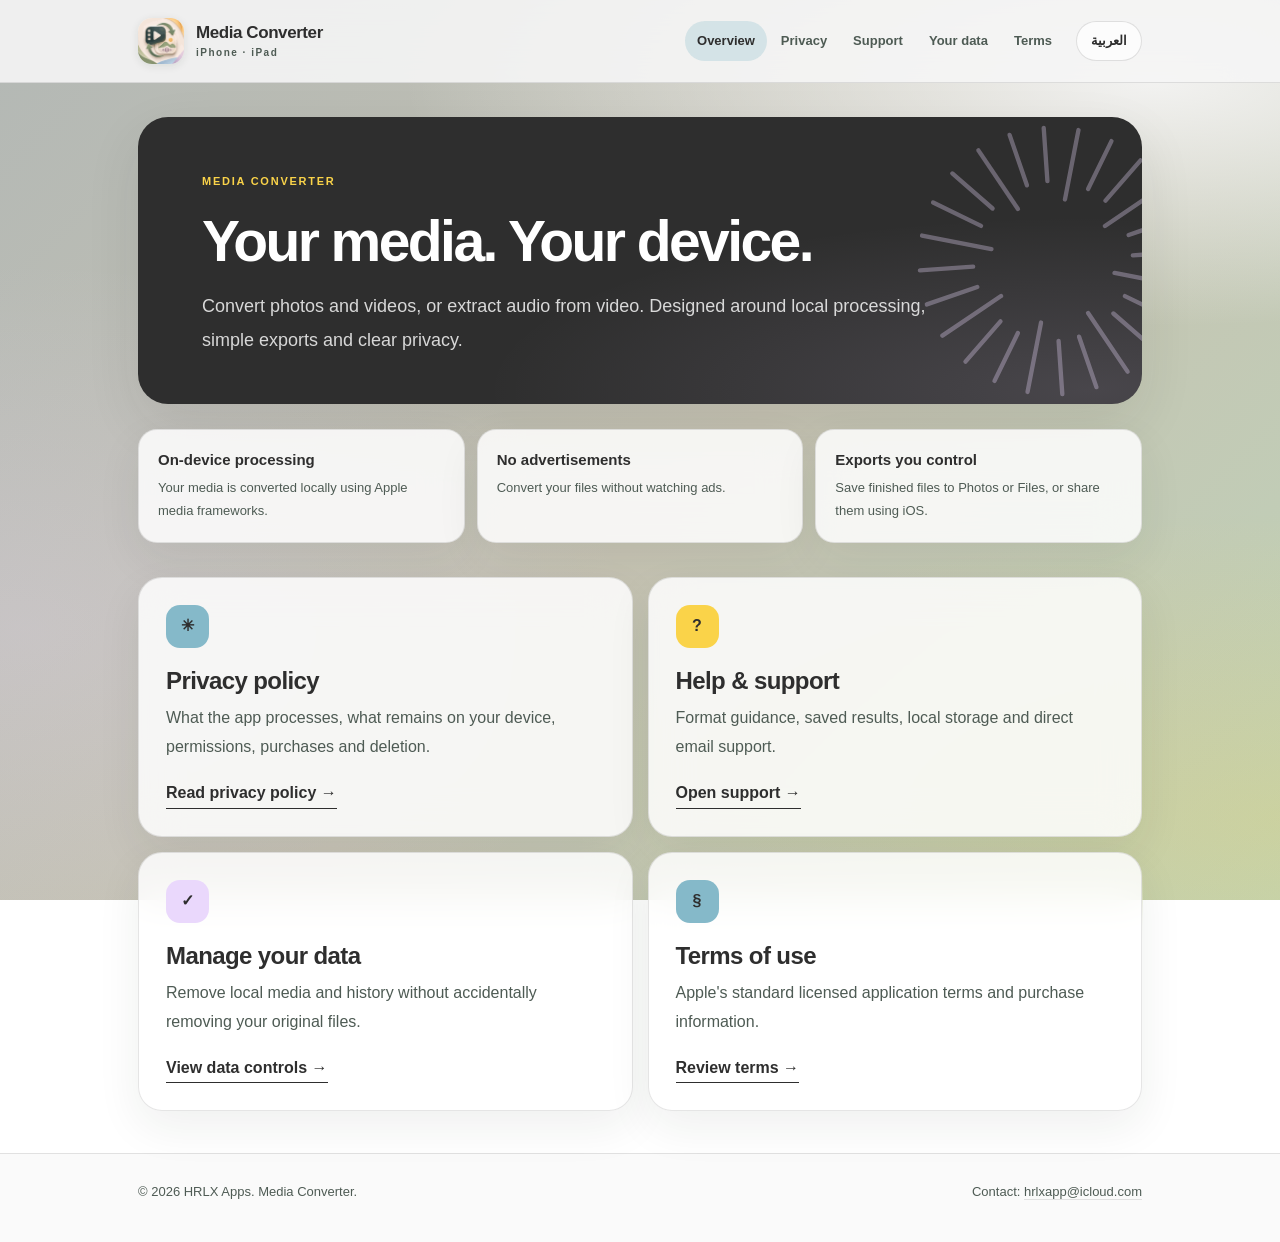
<file: index.html>
<!doctype html>
<html lang="en" dir="ltr">
<head>
<meta charset="utf-8">
<meta name="viewport" content="width=device-width, initial-scale=1">
<meta name="color-scheme" content="light dark">
<meta name="description" content="Convert photos and videos, or extract audio from video. Designed around local processing, simple exports and clear privacy.">
<meta name="theme-color" content="#b3b8b5">
<title>Media Converter | Media Converter</title>
<link rel="stylesheet" href="style.css">
<link rel="alternate" hreflang="ar" href="ar/index.html">
<link rel="icon" type="image/png" href="assets/favicon.png">
</head>
<body dir="ltr">
<a class="mini" href="#main" style="position:absolute;top:-100px" onfocus="this.style.top='4px'" onblur="this.style.top='-100px'">Skip to content</a>
<header class="site-header"><div class="shell top">
<a class="brand" href="index.html" aria-label="Home"><span class="brand-icon" aria-hidden="true"><img src="assets/media-converter-icon.png" width="46" height="46" alt=""></span><span class="brand-word"><strong>Media Converter</strong><small>iPhone · iPad</small></span></a>
<div class="header-actions"><nav class="nav" aria-label="Main navigation"><a href="index.html" aria-current="page">Overview</a><a href="privacy.html">Privacy</a><a href="support.html">Support</a><a href="data.html">Your data</a><a href="terms.html">Terms</a></nav><a class="language" href="ar/index.html" lang="ar" hreflang="ar">العربية</a></div>
</div></header>
<main class="shell" id="main">
<div class="hero"><span class="eyebrow">MEDIA CONVERTER</span><h1 class="title">Your media. Your device.</h1><p class="lead">Convert photos and videos, or extract audio from video. Designed around local processing, simple exports and clear privacy.</p></div>

<div class="note-list"><div class="note"><strong>On-device processing</strong><span>Your media is converted locally using Apple media frameworks.</span></div><div class="note"><strong>No advertisements</strong><span>Convert your files without watching ads.</span></div><div class="note"><strong>Exports you control</strong><span>Save finished files to Photos or Files, or share them using iOS.</span></div></div>
<div class="grid">
<article class="card"><span class="token" aria-hidden="true">✳</span><h2>Privacy policy</h2><p>What the app processes, what remains on your device, permissions, purchases and deletion.</p><a class="more" href="privacy.html">Read privacy policy →</a></article>
<article class="card"><span class="token" aria-hidden="true">?</span><h2>Help &amp; support</h2><p>Format guidance, saved results, local storage and direct email support.</p><a class="more" href="support.html">Open support →</a></article>
<article class="card"><span class="token" aria-hidden="true">✓</span><h2>Manage your data</h2><p>Remove local media and history without accidentally removing your original files.</p><a class="more" href="data.html">View data controls →</a></article>
<article class="card"><span class="token" aria-hidden="true">§</span><h2>Terms of use</h2><p>Apple's standard licensed application terms and purchase information.</p><a class="more" href="terms.html">Review terms →</a></article>
</div>
</main>
<footer class="foot"><div class="shell foot-row"><span>© 2026 HRLX Apps. Media Converter.</span><span>Contact: <a href="mailto:hrlxapp@icloud.com">hrlxapp@icloud.com</a></span></div></footer>
</body></html>
</file>
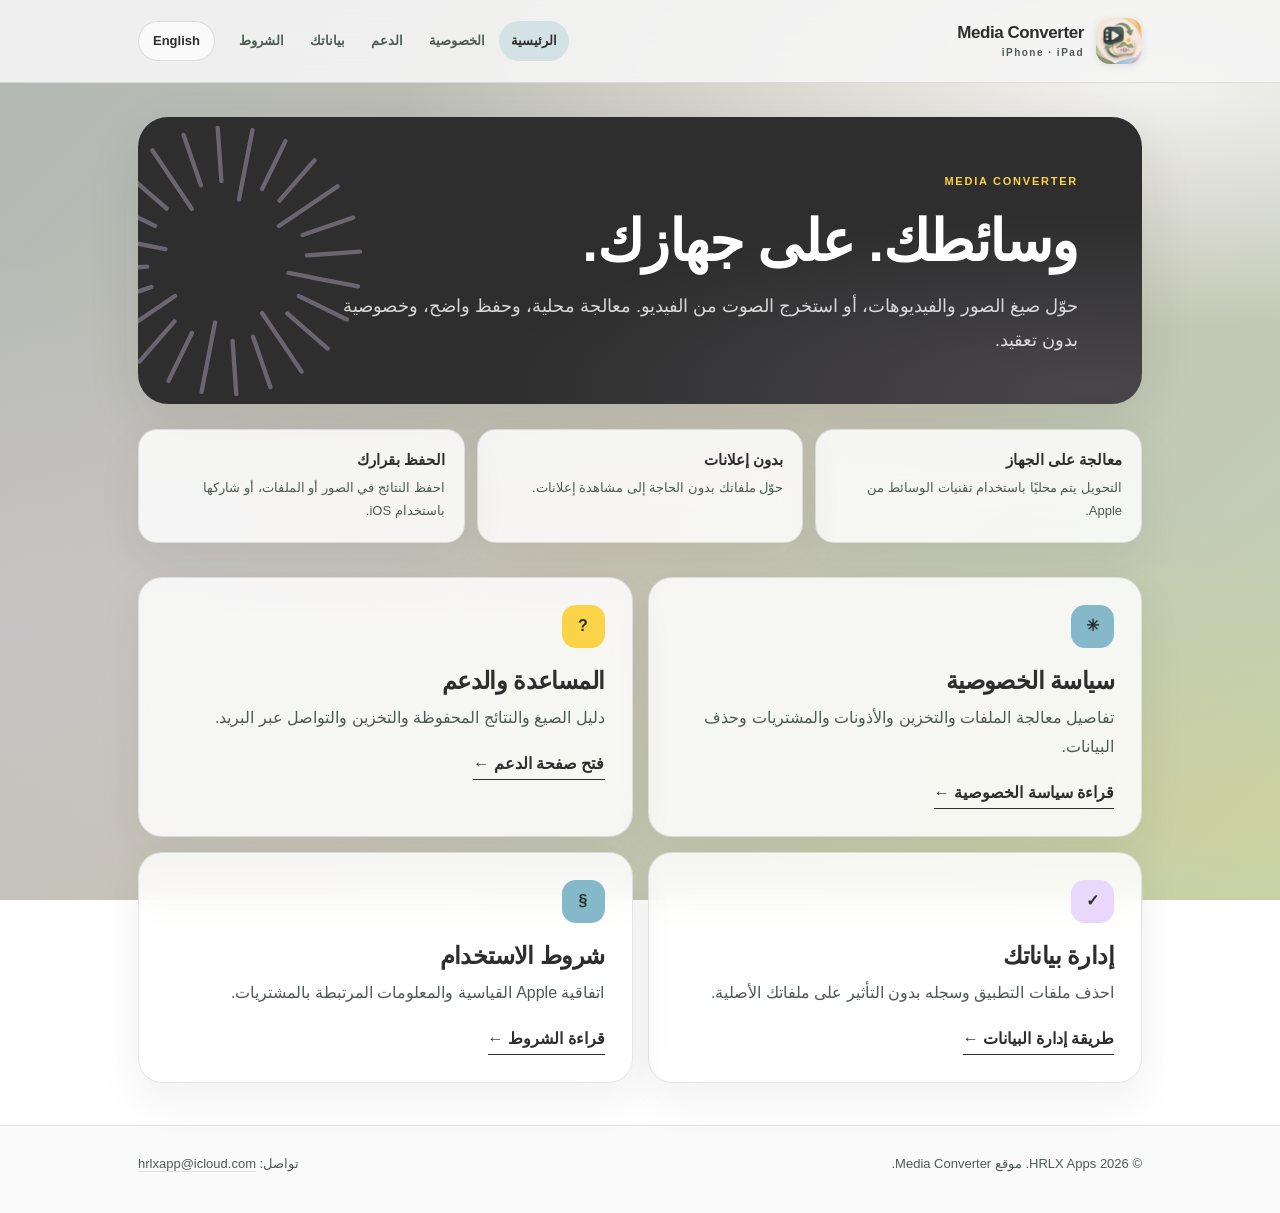
<file: ar/index.html>
<!doctype html>
<html lang="ar" dir="rtl">
<head>
<meta charset="utf-8">
<meta name="viewport" content="width=device-width, initial-scale=1">
<meta name="color-scheme" content="light dark">
<meta name="description" content="حوّل صيغ الصور والفيديوهات، أو استخرج الصوت من الفيديو. معالجة محلية، وحفظ واضح، وخصوصية بدون تعقيد.">
<meta name="theme-color" content="#b3b8b5">
<title>محوّل الوسائط | Media Converter</title>
<link rel="stylesheet" href="../style.css">
<link rel="alternate" hreflang="en" href="../index.html">
<link rel="icon" type="image/png" href="../assets/favicon.png">
</head>
<body dir="rtl">
<a class="mini" href="#main" style="position:absolute;top:-100px" onfocus="this.style.top='4px'" onblur="this.style.top='-100px'">تخطَّ إلى المحتوى</a>
<header class="site-header"><div class="shell top">
<a class="brand" href="index.html" aria-label="الصفحة الرئيسية"><span class="brand-icon" aria-hidden="true"><img src="../assets/media-converter-icon.png" width="46" height="46" alt=""></span><span class="brand-word"><strong>Media Converter</strong><small>iPhone · iPad</small></span></a>
<div class="header-actions"><nav class="nav" aria-label="القائمة الرئيسية"><a href="index.html" aria-current="page">الرئيسية</a><a href="privacy.html">الخصوصية</a><a href="support.html">الدعم</a><a href="data.html">بياناتك</a><a href="terms.html">الشروط</a></nav><a class="language" href="../index.html" lang="en" hreflang="en">English</a></div>
</div></header>
<main class="shell" id="main">
<div class="hero"><span class="eyebrow">MEDIA CONVERTER</span><h1 class="title">وسائطك. على جهازك.</h1><p class="lead">حوّل صيغ الصور والفيديوهات، أو استخرج الصوت من الفيديو. معالجة محلية، وحفظ واضح، وخصوصية بدون تعقيد.</p></div>

<div class="note-list"><div class="note"><strong>معالجة على الجهاز</strong><span>التحويل يتم محليًا باستخدام تقنيات الوسائط من Apple.</span></div><div class="note"><strong>بدون إعلانات</strong><span>حوّل ملفاتك بدون الحاجة إلى مشاهدة إعلانات.</span></div><div class="note"><strong>الحفظ بقرارك</strong><span>احفظ النتائج في الصور أو الملفات، أو شاركها باستخدام iOS.</span></div></div>
<div class="grid">
<article class="card"><span class="token" aria-hidden="true">✳</span><h2>سياسة الخصوصية</h2><p>تفاصيل معالجة الملفات والتخزين والأذونات والمشتريات وحذف البيانات.</p><a class="more" href="privacy.html">قراءة سياسة الخصوصية ←</a></article>
<article class="card"><span class="token" aria-hidden="true">?</span><h2>المساعدة والدعم</h2><p>دليل الصيغ والنتائج المحفوظة والتخزين والتواصل عبر البريد.</p><a class="more" href="support.html">فتح صفحة الدعم ←</a></article>
<article class="card"><span class="token" aria-hidden="true">✓</span><h2>إدارة بياناتك</h2><p>احذف ملفات التطبيق وسجله بدون التأثير على ملفاتك الأصلية.</p><a class="more" href="data.html">طريقة إدارة البيانات ←</a></article>
<article class="card"><span class="token" aria-hidden="true">§</span><h2>شروط الاستخدام</h2><p>اتفاقية Apple القياسية والمعلومات المرتبطة بالمشتريات.</p><a class="more" href="terms.html">قراءة الشروط ←</a></article>
</div>
</main>
<footer class="foot"><div class="shell foot-row"><span>© 2026 HRLX Apps. موقع Media Converter.</span><span>تواصل: <a href="mailto:hrlxapp@icloud.com">hrlxapp@icloud.com</a></span></div></footer>
</body></html>
</file>
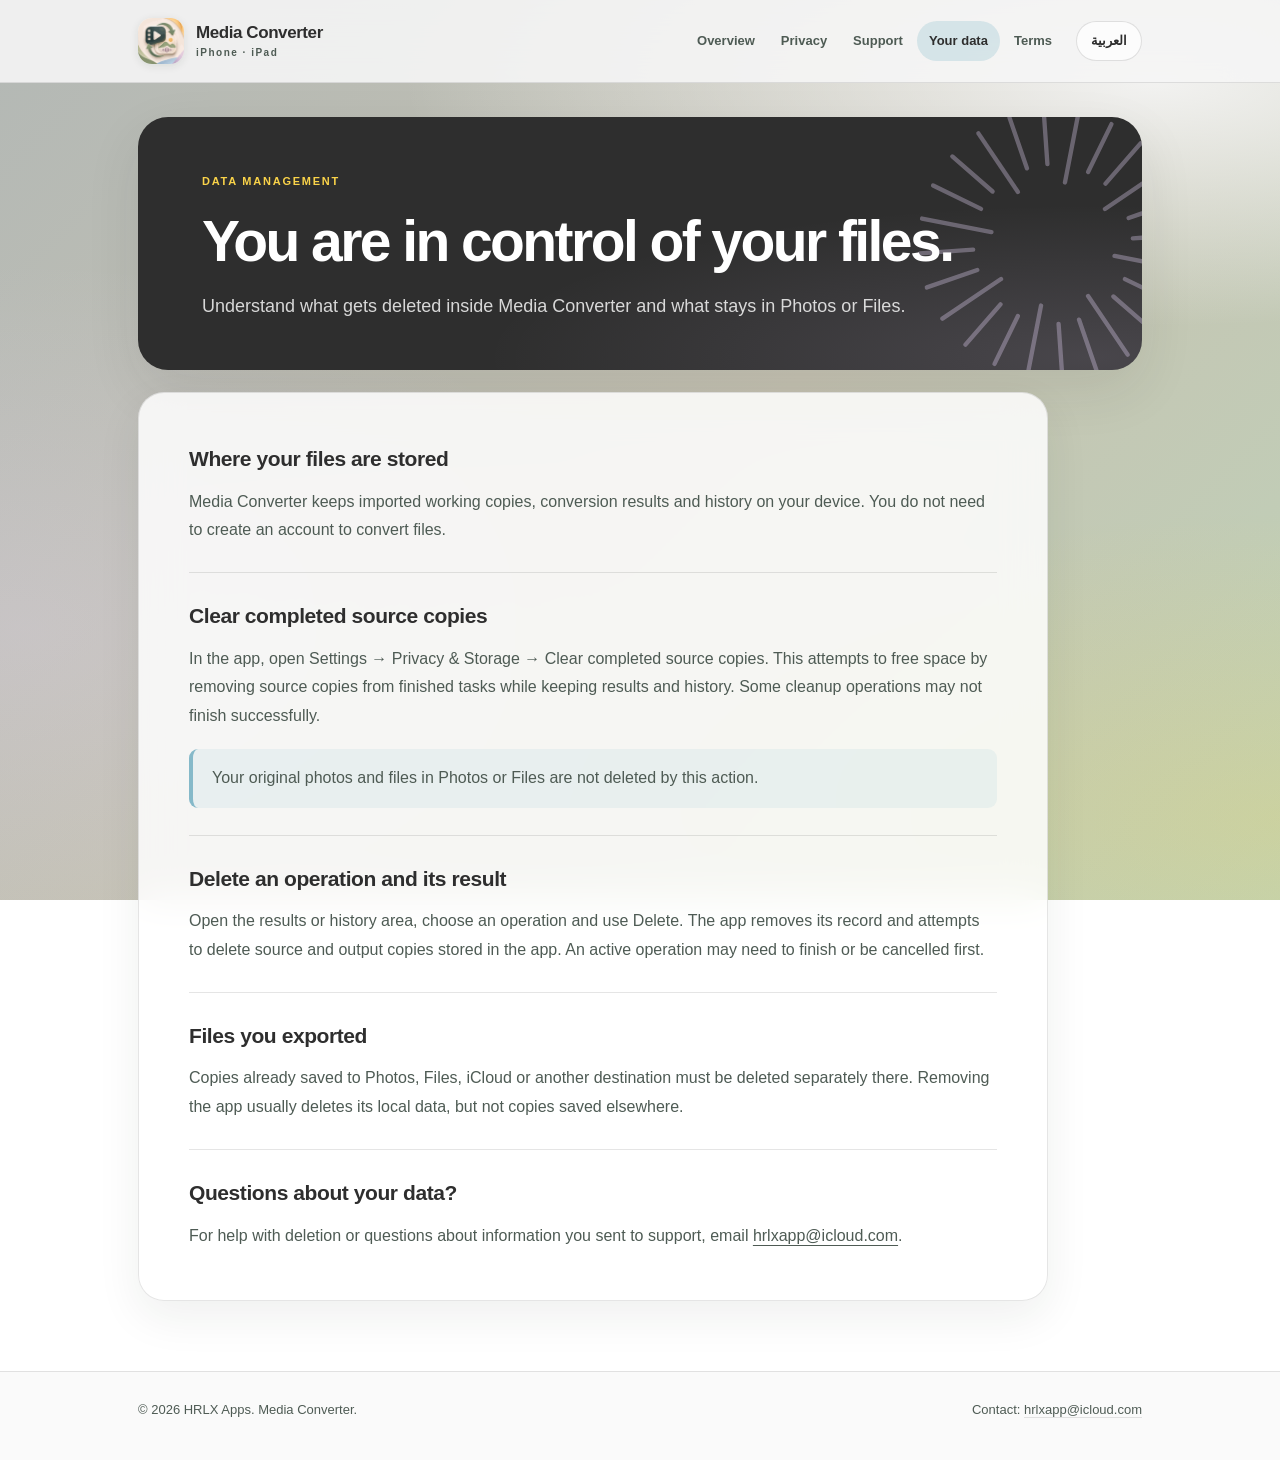
<file: data.html>
<!doctype html>
<html lang="en" dir="ltr">
<head>
<meta charset="utf-8">
<meta name="viewport" content="width=device-width, initial-scale=1">
<meta name="color-scheme" content="light dark">
<meta name="description" content="Understand what gets deleted inside Media Converter and what stays in Photos or Files.">
<meta name="theme-color" content="#b3b8b5">
<title>Manage Your Data | Media Converter</title>
<link rel="stylesheet" href="style.css">
<link rel="alternate" hreflang="ar" href="ar/data.html">
<link rel="icon" type="image/png" href="assets/favicon.png">
</head>
<body dir="ltr">
<a class="mini" href="#main" style="position:absolute;top:-100px" onfocus="this.style.top='4px'" onblur="this.style.top='-100px'">Skip to content</a>
<header class="site-header"><div class="shell top">
<a class="brand" href="index.html" aria-label="Home"><span class="brand-icon" aria-hidden="true"><img src="assets/media-converter-icon.png" width="46" height="46" alt=""></span><span class="brand-word"><strong>Media Converter</strong><small>iPhone · iPad</small></span></a>
<div class="header-actions"><nav class="nav" aria-label="Main navigation"><a href="index.html">Overview</a><a href="privacy.html">Privacy</a><a href="support.html">Support</a><a href="data.html" aria-current="page">Your data</a><a href="terms.html">Terms</a></nav><a class="language" href="ar/data.html" lang="ar" hreflang="ar">العربية</a></div>
</div></header>
<main class="shell" id="main">
<div class="hero"><span class="eyebrow">DATA MANAGEMENT</span><h1 class="title">You are in control of your files.</h1><p class="lead">Understand what gets deleted inside Media Converter and what stays in Photos or Files.</p></div>
<article class="legal">
<section><h2>Where your files are stored</h2><p>Media Converter keeps imported working copies, conversion results and history on your device. You do not need to create an account to convert files.</p></section>
<section><h2>Clear completed source copies</h2><p>In the app, open Settings → Privacy &amp; Storage → Clear completed source copies. This attempts to free space by removing source copies from finished tasks while keeping results and history. Some cleanup operations may not finish successfully.</p><div class="notice">Your original photos and files in Photos or Files are not deleted by this action.</div></section>
<section><h2>Delete an operation and its result</h2><p>Open the results or history area, choose an operation and use Delete. The app removes its record and attempts to delete source and output copies stored in the app. An active operation may need to finish or be cancelled first.</p></section>
<section><h2>Files you exported</h2><p>Copies already saved to Photos, Files, iCloud or another destination must be deleted separately there. Removing the app usually deletes its local data, but not copies saved elsewhere.</p></section>
<section><h2>Questions about your data?</h2><p>For help with deletion or questions about information you sent to support, email <a href="mailto:hrlxapp@icloud.com">hrlxapp@icloud.com</a>.</p></section>
</article>
</main>
<footer class="foot"><div class="shell foot-row"><span>© 2026 HRLX Apps. Media Converter.</span><span>Contact: <a href="mailto:hrlxapp@icloud.com">hrlxapp@icloud.com</a></span></div></footer>
</body></html>
</file>
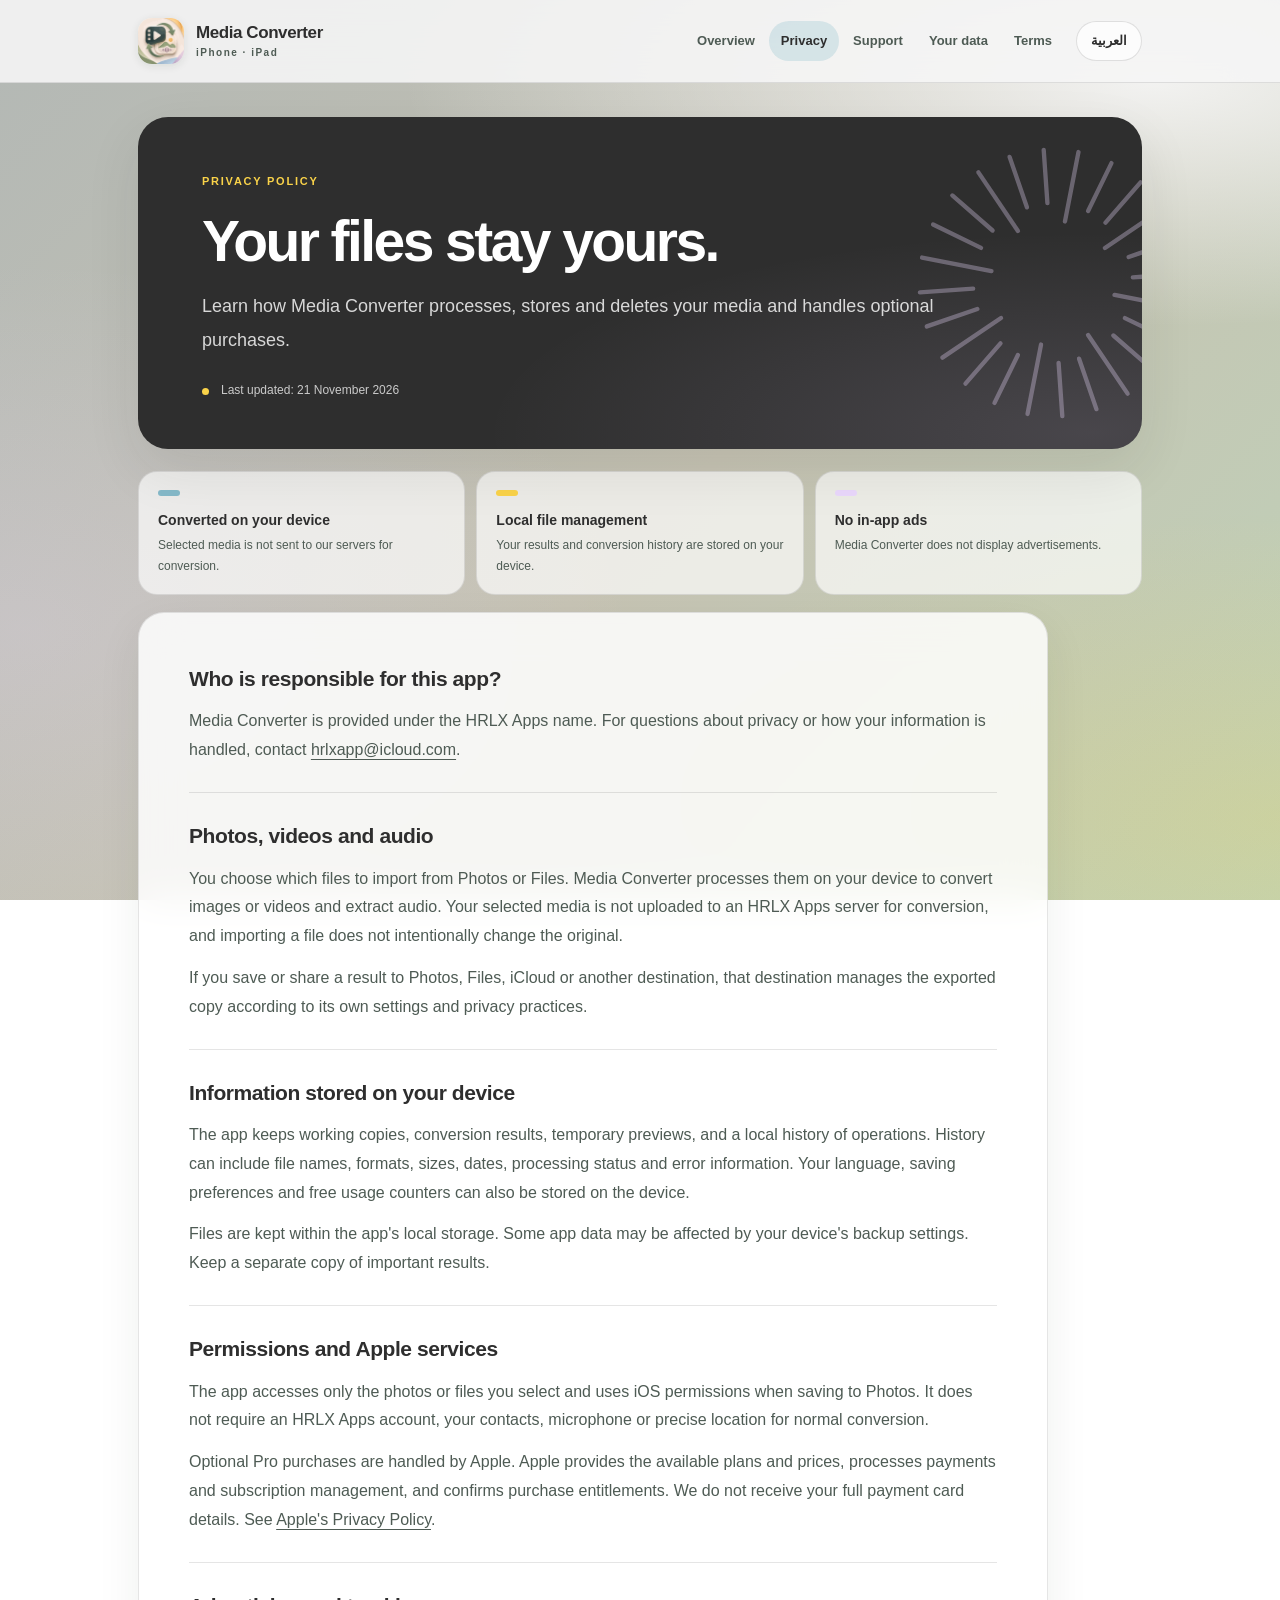
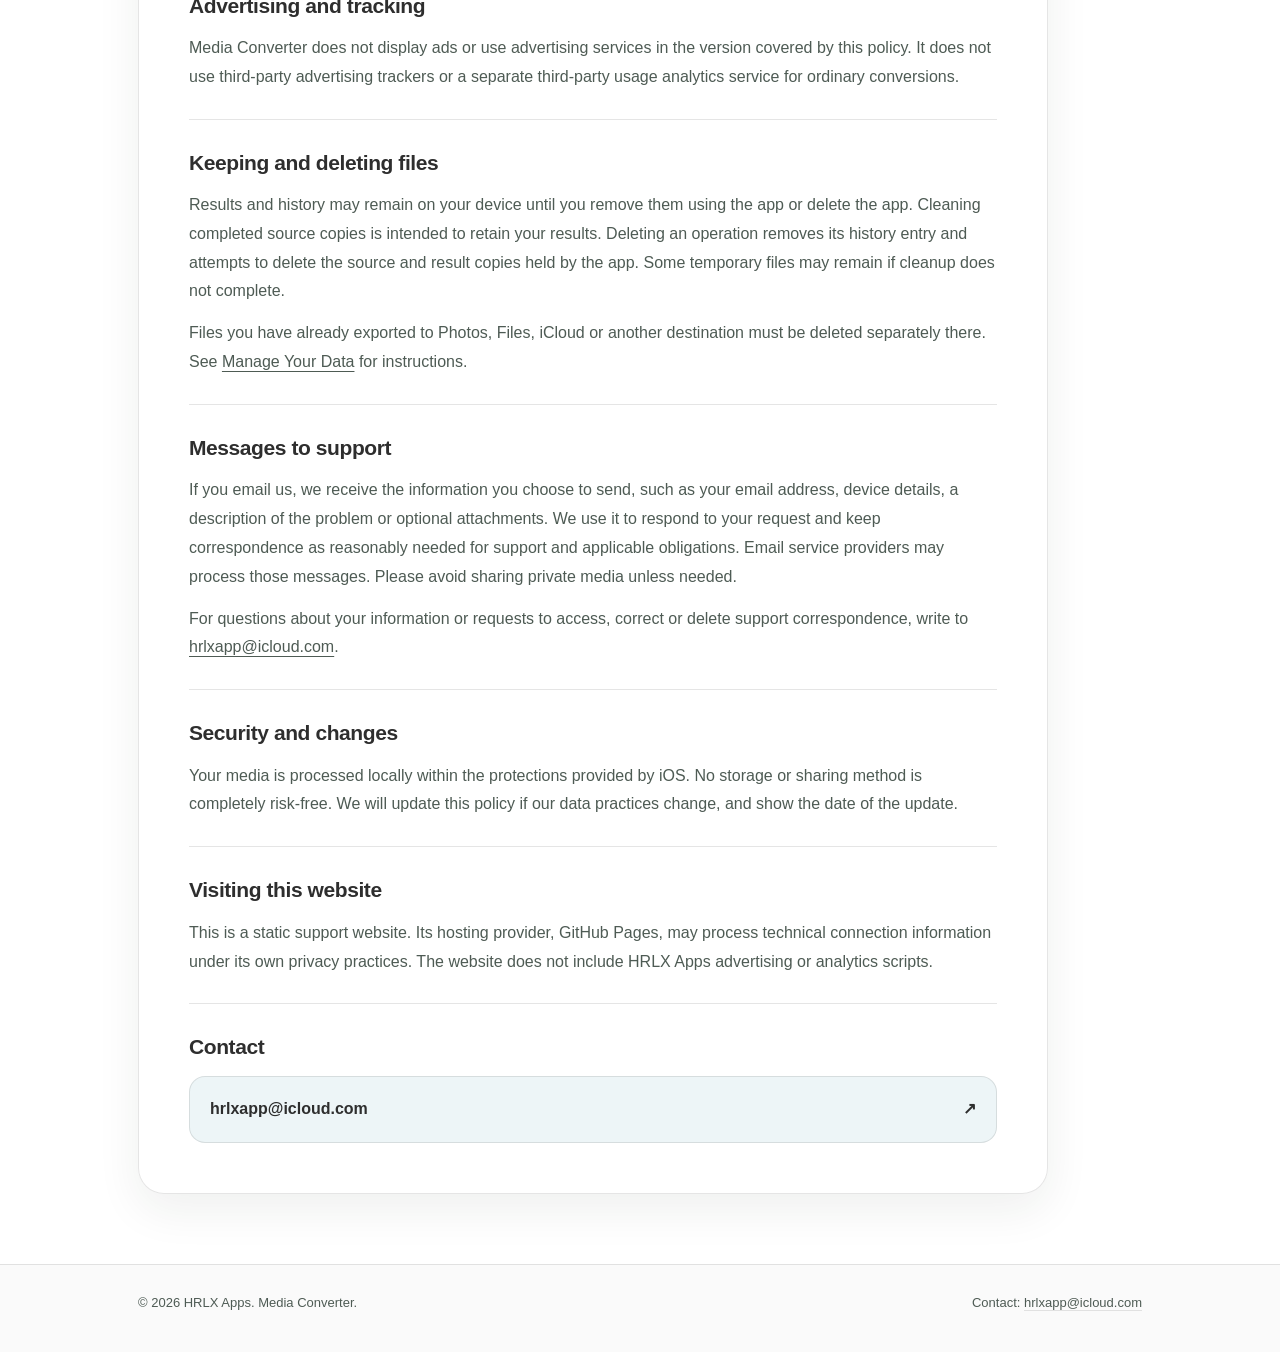
<file: privacy.html>
<!doctype html>
<html lang="en" dir="ltr">
<head>
<meta charset="utf-8">
<meta name="viewport" content="width=device-width, initial-scale=1">
<meta name="color-scheme" content="light dark">
<meta name="description" content="Here is exactly how Media Converter handles your files, local history, permissions and purchases.">
<meta name="theme-color" content="#b3b8b5">
<title>Privacy Policy | Media Converter</title>
<link rel="stylesheet" href="style.css">
<link rel="alternate" hreflang="ar" href="ar/privacy.html">
<link rel="icon" type="image/png" href="assets/favicon.png">
</head>
<body dir="ltr">
<a class="mini" href="#main" style="position:absolute;top:-100px" onfocus="this.style.top='4px'" onblur="this.style.top='-100px'">Skip to content</a>
<header class="site-header"><div class="shell top">
<a class="brand" href="index.html" aria-label="Home"><span class="brand-icon" aria-hidden="true"><img src="assets/media-converter-icon.png" width="46" height="46" alt=""></span><span class="brand-word"><strong>Media Converter</strong><small>iPhone · iPad</small></span></a>
<div class="header-actions"><nav class="nav" aria-label="Main navigation"><a href="index.html">Overview</a><a href="privacy.html" aria-current="page">Privacy</a><a href="support.html">Support</a><a href="data.html">Your data</a><a href="terms.html">Terms</a></nav><a class="language" href="ar/privacy.html" lang="ar" hreflang="ar">العربية</a></div>
</div></header>
<main class="shell" id="main">
<div class="hero"><span class="eyebrow">PRIVACY POLICY</span><h1 class="title">Your files stay yours.</h1><p class="lead">Learn how Media Converter processes, stores and deletes your media and handles optional purchases.</p><div class="date"><span class="dot"></span> Last updated: 21 November 2026</div></div>
<div class="privacy-highlights" aria-label="Privacy at a glance"><div class="highlight-item"><strong>Converted on your device</strong><p>Selected media is not sent to our servers for conversion.</p></div><div class="highlight-item"><strong>Local file management</strong><p>Your results and conversion history are stored on your device.</p></div><div class="highlight-item"><strong>No in-app ads</strong><p>Media Converter does not display advertisements.</p></div></div>
<article class="legal">
<section><h2>Who is responsible for this app?</h2><p>Media Converter is provided under the HRLX Apps name. For questions about privacy or how your information is handled, contact <a href="mailto:hrlxapp@icloud.com">hrlxapp@icloud.com</a>.</p></section>
<section><h2>Photos, videos and audio</h2><p>You choose which files to import from Photos or Files. Media Converter processes them on your device to convert images or videos and extract audio. Your selected media is not uploaded to an HRLX Apps server for conversion, and importing a file does not intentionally change the original.</p><p>If you save or share a result to Photos, Files, iCloud or another destination, that destination manages the exported copy according to its own settings and privacy practices.</p></section>
<section><h2>Information stored on your device</h2><p>The app keeps working copies, conversion results, temporary previews, and a local history of operations. History can include file names, formats, sizes, dates, processing status and error information. Your language, saving preferences and free usage counters can also be stored on the device.</p><p>Files are kept within the app's local storage. Some app data may be affected by your device's backup settings. Keep a separate copy of important results.</p></section>
<section><h2>Permissions and Apple services</h2><p>The app accesses only the photos or files you select and uses iOS permissions when saving to Photos. It does not require an HRLX Apps account, your contacts, microphone or precise location for normal conversion.</p><p>Optional Pro purchases are handled by Apple. Apple provides the available plans and prices, processes payments and subscription management, and confirms purchase entitlements. We do not receive your full payment card details. See <a href="https://www.apple.com/legal/privacy/" rel="noopener noreferrer">Apple's Privacy Policy</a>.</p></section>
<section><h2>Advertising and tracking</h2><p>Media Converter does not display ads or use advertising services in the version covered by this policy. It does not use third-party advertising trackers or a separate third-party usage analytics service for ordinary conversions.</p></section>
<section><h2>Keeping and deleting files</h2><p>Results and history may remain on your device until you remove them using the app or delete the app. Cleaning completed source copies is intended to retain your results. Deleting an operation removes its history entry and attempts to delete the source and result copies held by the app. Some temporary files may remain if cleanup does not complete.</p><p>Files you have already exported to Photos, Files, iCloud or another destination must be deleted separately there. See <a href="data.html">Manage Your Data</a> for instructions.</p></section>
<section><h2>Messages to support</h2><p>If you email us, we receive the information you choose to send, such as your email address, device details, a description of the problem or optional attachments. We use it to respond to your request and keep correspondence as reasonably needed for support and applicable obligations. Email service providers may process those messages. Please avoid sharing private media unless needed.</p><p>For questions about your information or requests to access, correct or delete support correspondence, write to <a href="mailto:hrlxapp@icloud.com">hrlxapp@icloud.com</a>.</p></section>
<section><h2>Security and changes</h2><p>Your media is processed locally within the protections provided by iOS. No storage or sharing method is completely risk-free. We will update this policy if our data practices change, and show the date of the update.</p></section>
<section><h2>Visiting this website</h2><p>This is a static support website. Its hosting provider, GitHub Pages, may process technical connection information under its own privacy practices. The website does not include HRLX Apps advertising or analytics scripts.</p></section>
<section><h2>Contact</h2><a class="support-link" href="mailto:hrlxapp@icloud.com"><span>hrlxapp@icloud.com</span><span aria-hidden="true">↗</span></a></section>
</article>
</main>
<footer class="foot"><div class="shell foot-row"><span>© 2026 HRLX Apps. Media Converter.</span><span>Contact: <a href="mailto:hrlxapp@icloud.com">hrlxapp@icloud.com</a></span></div></footer>
</body></html>
</file>
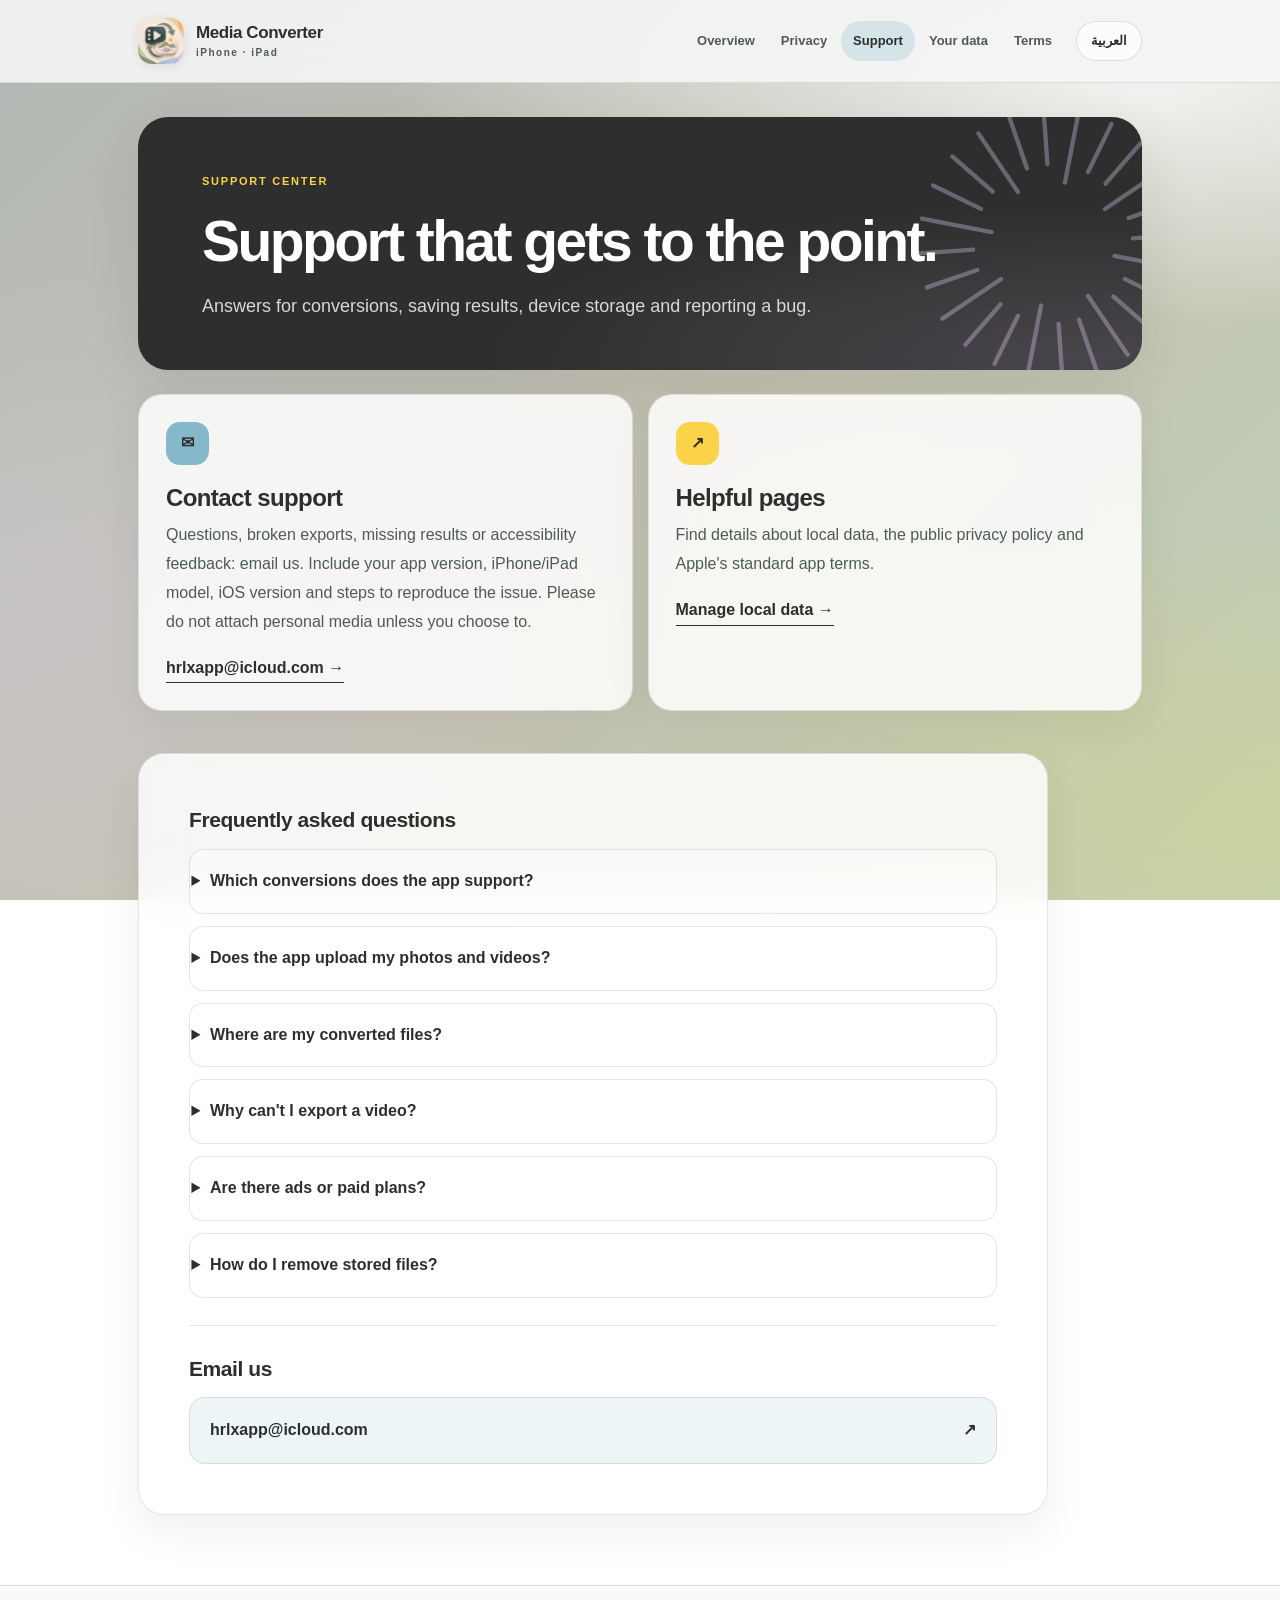
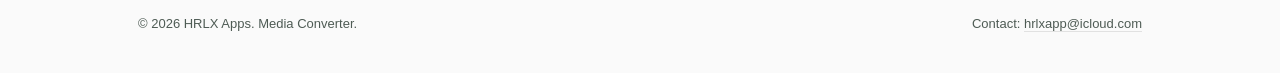
<file: support.html>
<!doctype html>
<html lang="en" dir="ltr">
<head>
<meta charset="utf-8">
<meta name="viewport" content="width=device-width, initial-scale=1">
<meta name="color-scheme" content="light dark">
<meta name="description" content="Answers for conversions, saving results, device storage and reporting a bug.">
<meta name="theme-color" content="#b3b8b5">
<title>Support Center | Media Converter</title>
<link rel="stylesheet" href="style.css">
<link rel="alternate" hreflang="ar" href="ar/support.html">
<link rel="icon" type="image/png" href="assets/favicon.png">
</head>
<body dir="ltr">
<a class="mini" href="#main" style="position:absolute;top:-100px" onfocus="this.style.top='4px'" onblur="this.style.top='-100px'">Skip to content</a>
<header class="site-header"><div class="shell top">
<a class="brand" href="index.html" aria-label="Home"><span class="brand-icon" aria-hidden="true"><img src="assets/media-converter-icon.png" width="46" height="46" alt=""></span><span class="brand-word"><strong>Media Converter</strong><small>iPhone · iPad</small></span></a>
<div class="header-actions"><nav class="nav" aria-label="Main navigation"><a href="index.html">Overview</a><a href="privacy.html">Privacy</a><a href="support.html" aria-current="page">Support</a><a href="data.html">Your data</a><a href="terms.html">Terms</a></nav><a class="language" href="ar/support.html" lang="ar" hreflang="ar">العربية</a></div>
</div></header>
<main class="shell" id="main">
<div class="hero"><span class="eyebrow">SUPPORT CENTER</span><h1 class="title">Support that gets to the point.</h1><p class="lead">Answers for conversions, saving results, device storage and reporting a bug.</p></div>
<div class="grid"><article class="card"><span class="token">✉</span><h2>Contact support</h2><p>Questions, broken exports, missing results or accessibility feedback: email us. Include your app version, iPhone/iPad model, iOS version and steps to reproduce the issue. Please do not attach personal media unless you choose to.</p><a class="more" href="mailto:hrlxapp@icloud.com?subject=Media%20Converter%20Support">hrlxapp@icloud.com →</a></article><article class="card"><span class="token">↗</span><h2>Helpful pages</h2><p>Find details about local data, the public privacy policy and Apple's standard app terms.</p><a class="more" href="data.html">Manage local data →</a></article></div>
<article class="legal"><section><h2>Frequently asked questions</h2>
<details><summary>Which conversions does the app support?</summary><p>Image exports include JPEG, PNG and HEIC; video exports include MP4 and MOV when supported by the device; audio extraction creates M4A/AAC when the source contains a compatible audio track. Compatibility may vary with source codec and iOS capabilities.</p></details>
<details><summary>Does the app upload my photos and videos?</summary><p>No. The current conversion pipeline processes selected files on your device and does not send the media to an HRLX Apps server. You choose whether to save or share a result.</p></details>
<details><summary>Where are my converted files?</summary><p>Completed results are kept in the app until removed. Open your results/history and tap a result to preview it or use the save/share controls. Files you export to Photos or Files are managed in those destinations.</p></details>
<details><summary>Why can't I export a video?</summary><p>The source file or codec may not be supported, the device may need more free space, or the video may not contain a compatible audio track. Try a shorter file, verify available storage and check the error shown in the app.</p></details>
<details><summary>Are there ads or paid plans?</summary><p>Media Converter does not display ads. You can use the free daily conversions or choose Pro for additional flexibility. Monthly, yearly and lifetime options may be offered through Apple. The app shows available plans, local prices and renewal terms before purchase.</p></details>
<details><summary>How do I remove stored files?</summary><p>See <a href="data.html">Manage Your Data</a>. Clearing completed source copies is different from deleting a result. Exported files in Photos/Files are not deleted by clearing app history.</p></details>
</section><section><h2>Email us</h2><a class="support-link" href="mailto:hrlxapp@icloud.com?subject=Media%20Converter%20Support"><span>hrlxapp@icloud.com</span><span aria-hidden="true">↗</span></a></section></article>
</main>
<footer class="foot"><div class="shell foot-row"><span>© 2026 HRLX Apps. Media Converter.</span><span>Contact: <a href="mailto:hrlxapp@icloud.com">hrlxapp@icloud.com</a></span></div></footer>
</body></html>
</file>
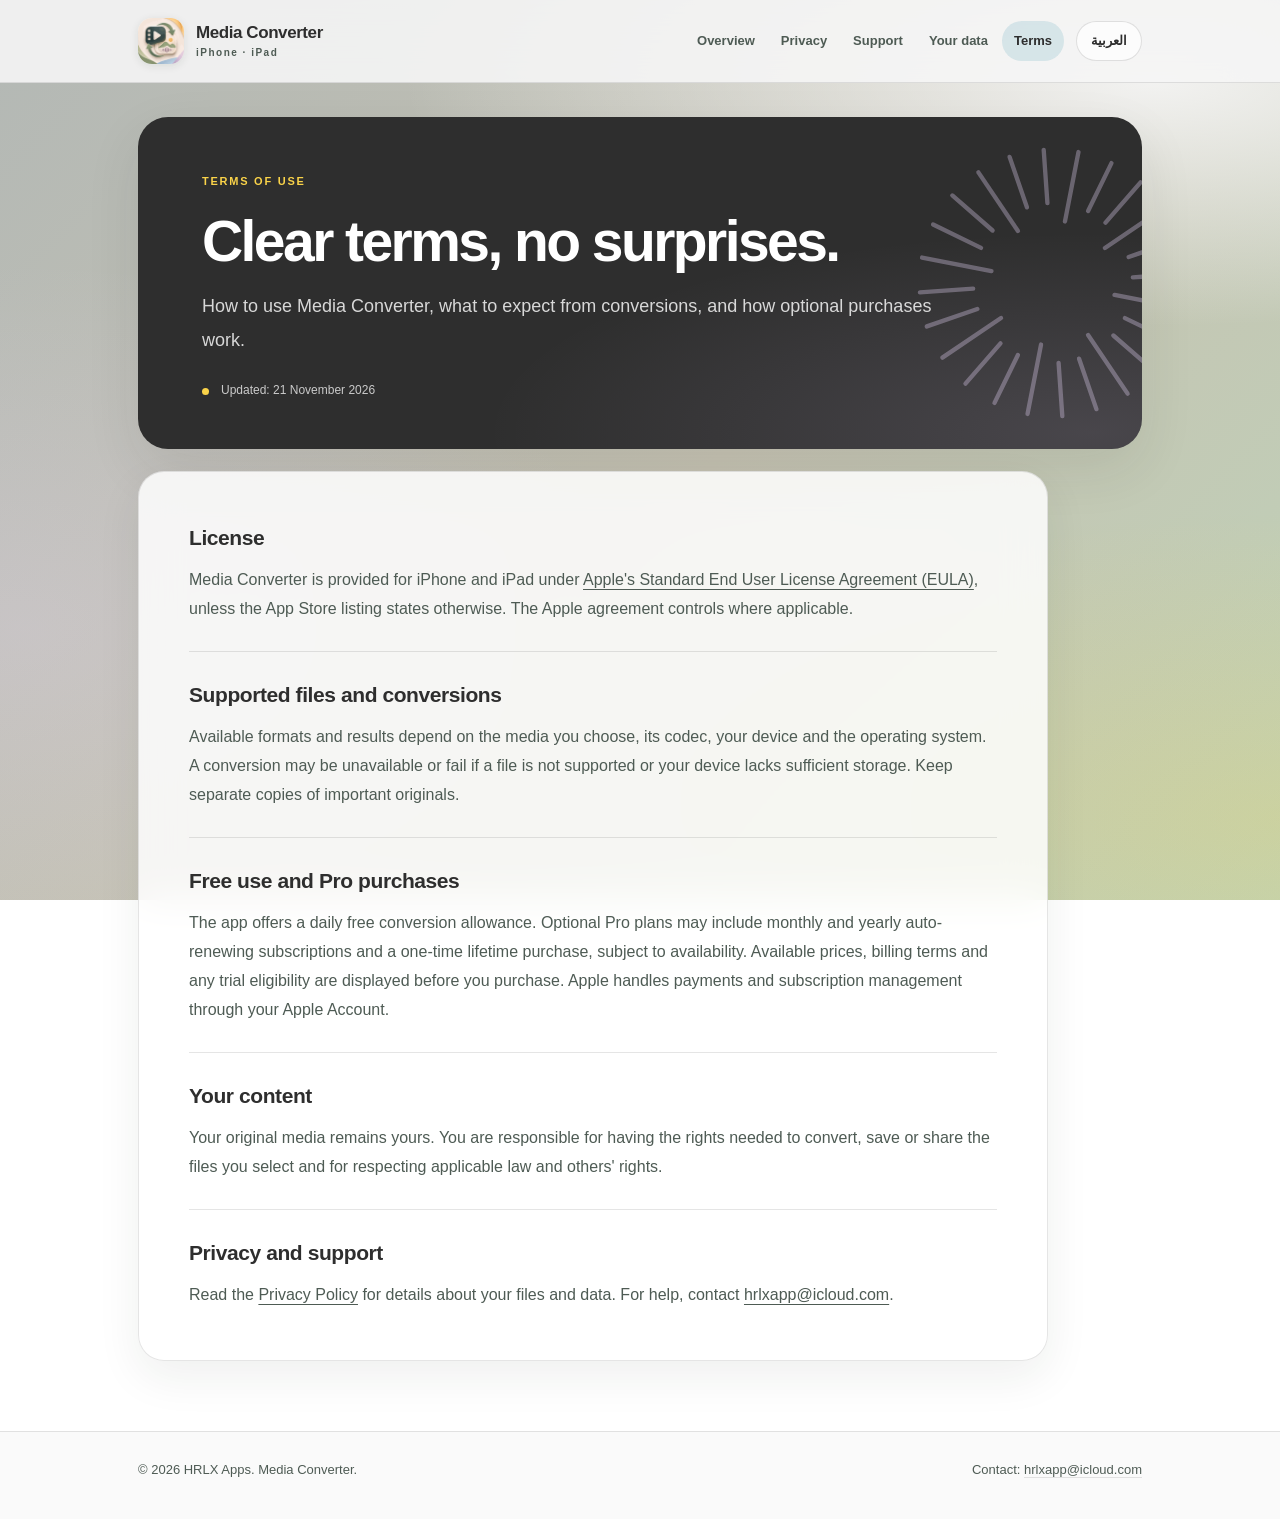
<file: terms.html>
<!doctype html>
<html lang="en" dir="ltr">
<head>
<meta charset="utf-8">
<meta name="viewport" content="width=device-width, initial-scale=1">
<meta name="color-scheme" content="light dark">
<meta name="description" content="License, file compatibility, free use and optional Pro purchases.">
<meta name="theme-color" content="#b3b8b5">
<title>Terms of Use | Media Converter</title>
<link rel="stylesheet" href="style.css">
<link rel="alternate" hreflang="ar" href="ar/terms.html">
<link rel="icon" type="image/png" href="assets/favicon.png">
</head>
<body dir="ltr">
<a class="mini" href="#main" style="position:absolute;top:-100px" onfocus="this.style.top='4px'" onblur="this.style.top='-100px'">Skip to content</a>
<header class="site-header"><div class="shell top">
<a class="brand" href="index.html" aria-label="Home"><span class="brand-icon" aria-hidden="true"><img src="assets/media-converter-icon.png" width="46" height="46" alt=""></span><span class="brand-word"><strong>Media Converter</strong><small>iPhone · iPad</small></span></a>
<div class="header-actions"><nav class="nav" aria-label="Main navigation"><a href="index.html">Overview</a><a href="privacy.html">Privacy</a><a href="support.html">Support</a><a href="data.html">Your data</a><a href="terms.html" aria-current="page">Terms</a></nav><a class="language" href="ar/terms.html" lang="ar" hreflang="ar">العربية</a></div>
</div></header>
<main class="shell" id="main">
<div class="hero"><span class="eyebrow">TERMS OF USE</span><h1 class="title">Clear terms, no surprises.</h1><p class="lead">How to use Media Converter, what to expect from conversions, and how optional purchases work.</p><div class="date"><span class="dot"></span> Updated: 21 November 2026</div></div></div>
<article class="legal">
<section><h2>License</h2><p>Media Converter is provided for iPhone and iPad under <a href="https://www.apple.com/legal/internet-services/itunes/dev/stdeula/" rel="noopener noreferrer">Apple's Standard End User License Agreement (EULA)</a>, unless the App Store listing states otherwise. The Apple agreement controls where applicable.</p></section>
<section><h2>Supported files and conversions</h2><p>Available formats and results depend on the media you choose, its codec, your device and the operating system. A conversion may be unavailable or fail if a file is not supported or your device lacks sufficient storage. Keep separate copies of important originals.</p></section>
<section><h2>Free use and Pro purchases</h2><p>The app offers a daily free conversion allowance. Optional Pro plans may include monthly and yearly auto-renewing subscriptions and a one-time lifetime purchase, subject to availability. Available prices, billing terms and any trial eligibility are displayed before you purchase. Apple handles payments and subscription management through your Apple Account.</p></section>
<section><h2>Your content</h2><p>Your original media remains yours. You are responsible for having the rights needed to convert, save or share the files you select and for respecting applicable law and others' rights.</p></section>
<section><h2>Privacy and support</h2><p>Read the <a href="privacy.html">Privacy Policy</a> for details about your files and data. For help, contact <a href="mailto:hrlxapp@icloud.com">hrlxapp@icloud.com</a>.</p></section>
</article>
</main>
<footer class="foot"><div class="shell foot-row"><span>© 2026 HRLX Apps. Media Converter.</span><span>Contact: <a href="mailto:hrlxapp@icloud.com">hrlxapp@icloud.com</a></span></div></footer>
</body></html>
</file>
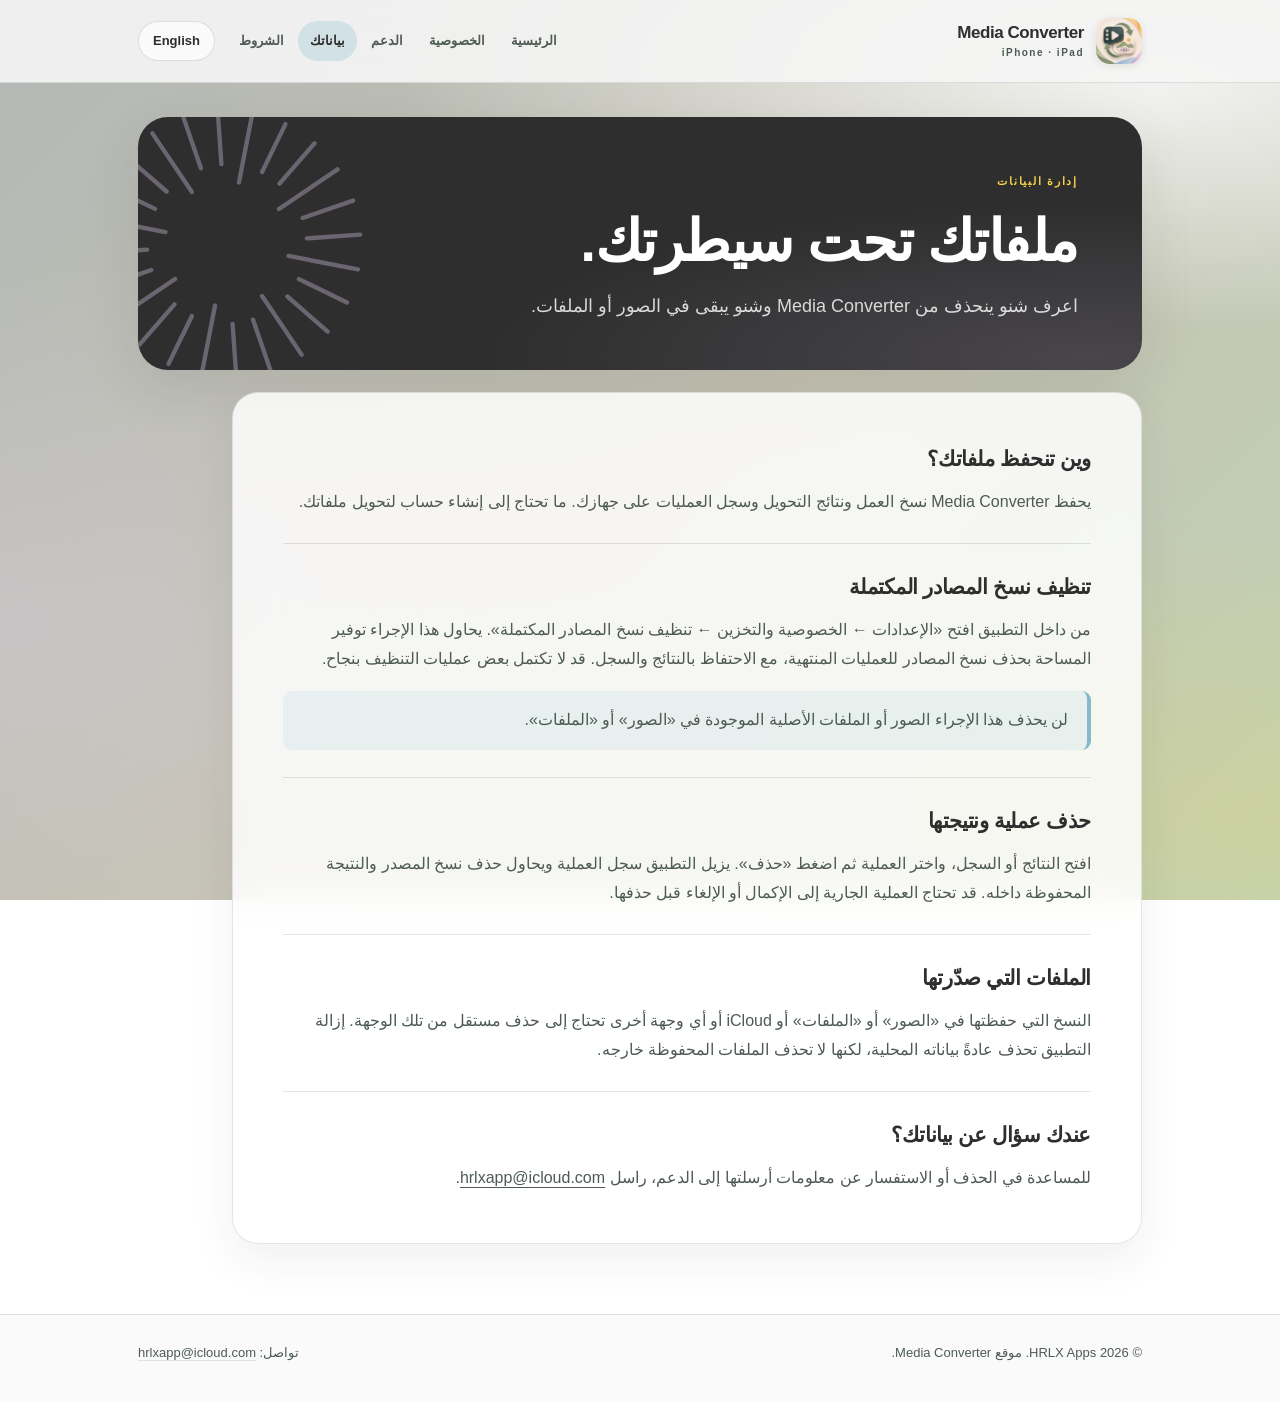
<file: ar/data.html>
<!doctype html>
<html lang="ar" dir="rtl">
<head>
<meta charset="utf-8">
<meta name="viewport" content="width=device-width, initial-scale=1">
<meta name="color-scheme" content="light dark">
<meta name="description" content="اعرف شنو ينحذف من Media Converter وشنو يبقى في الصور أو الملفات.">
<meta name="theme-color" content="#b3b8b5">
<title>إدارة بياناتك | Media Converter</title>
<link rel="stylesheet" href="../style.css">
<link rel="alternate" hreflang="en" href="../data.html">
<link rel="icon" type="image/png" href="../assets/favicon.png">
</head>
<body dir="rtl">
<a class="mini" href="#main" style="position:absolute;top:-100px" onfocus="this.style.top='4px'" onblur="this.style.top='-100px'">تخطَّ إلى المحتوى</a>
<header class="site-header"><div class="shell top">
<a class="brand" href="index.html" aria-label="الصفحة الرئيسية"><span class="brand-icon" aria-hidden="true"><img src="../assets/media-converter-icon.png" width="46" height="46" alt=""></span><span class="brand-word"><strong>Media Converter</strong><small>iPhone · iPad</small></span></a>
<div class="header-actions"><nav class="nav" aria-label="القائمة الرئيسية"><a href="index.html">الرئيسية</a><a href="privacy.html">الخصوصية</a><a href="support.html">الدعم</a><a href="data.html" aria-current="page">بياناتك</a><a href="terms.html">الشروط</a></nav><a class="language" href="../data.html" lang="en" hreflang="en">English</a></div>
</div></header>
<main class="shell" id="main">
<div class="hero"><span class="eyebrow">إدارة البيانات</span><h1 class="title">ملفاتك تحت سيطرتك.</h1><p class="lead">اعرف شنو ينحذف من Media Converter وشنو يبقى في الصور أو الملفات.</p></div>
<article class="legal">
<section><h2>وين تنحفظ ملفاتك؟</h2><p>يحفظ Media Converter نسخ العمل ونتائج التحويل وسجل العمليات على جهازك. ما تحتاج إلى إنشاء حساب لتحويل ملفاتك.</p></section>
<section><h2>تنظيف نسخ المصادر المكتملة</h2><p>من داخل التطبيق افتح «الإعدادات ← الخصوصية والتخزين ← تنظيف نسخ المصادر المكتملة». يحاول هذا الإجراء توفير المساحة بحذف نسخ المصادر للعمليات المنتهية، مع الاحتفاظ بالنتائج والسجل. قد لا تكتمل بعض عمليات التنظيف بنجاح.</p><div class="notice">لن يحذف هذا الإجراء الصور أو الملفات الأصلية الموجودة في «الصور» أو «الملفات».</div></section>
<section><h2>حذف عملية ونتيجتها</h2><p>افتح النتائج أو السجل، واختر العملية ثم اضغط «حذف». يزيل التطبيق سجل العملية ويحاول حذف نسخ المصدر والنتيجة المحفوظة داخله. قد تحتاج العملية الجارية إلى الإكمال أو الإلغاء قبل حذفها.</p></section>
<section><h2>الملفات التي صدّرتها</h2><p>النسخ التي حفظتها في «الصور» أو «الملفات» أو iCloud أو أي وجهة أخرى تحتاج إلى حذف مستقل من تلك الوجهة. إزالة التطبيق تحذف عادةً بياناته المحلية، لكنها لا تحذف الملفات المحفوظة خارجه.</p></section>
<section><h2>عندك سؤال عن بياناتك؟</h2><p>للمساعدة في الحذف أو الاستفسار عن معلومات أرسلتها إلى الدعم، راسل <a href="mailto:hrlxapp@icloud.com">hrlxapp@icloud.com</a>.</p></section>
</article>
</main>
<footer class="foot"><div class="shell foot-row"><span>© 2026 HRLX Apps. موقع Media Converter.</span><span>تواصل: <a href="mailto:hrlxapp@icloud.com">hrlxapp@icloud.com</a></span></div></footer>
</body></html>
</file>
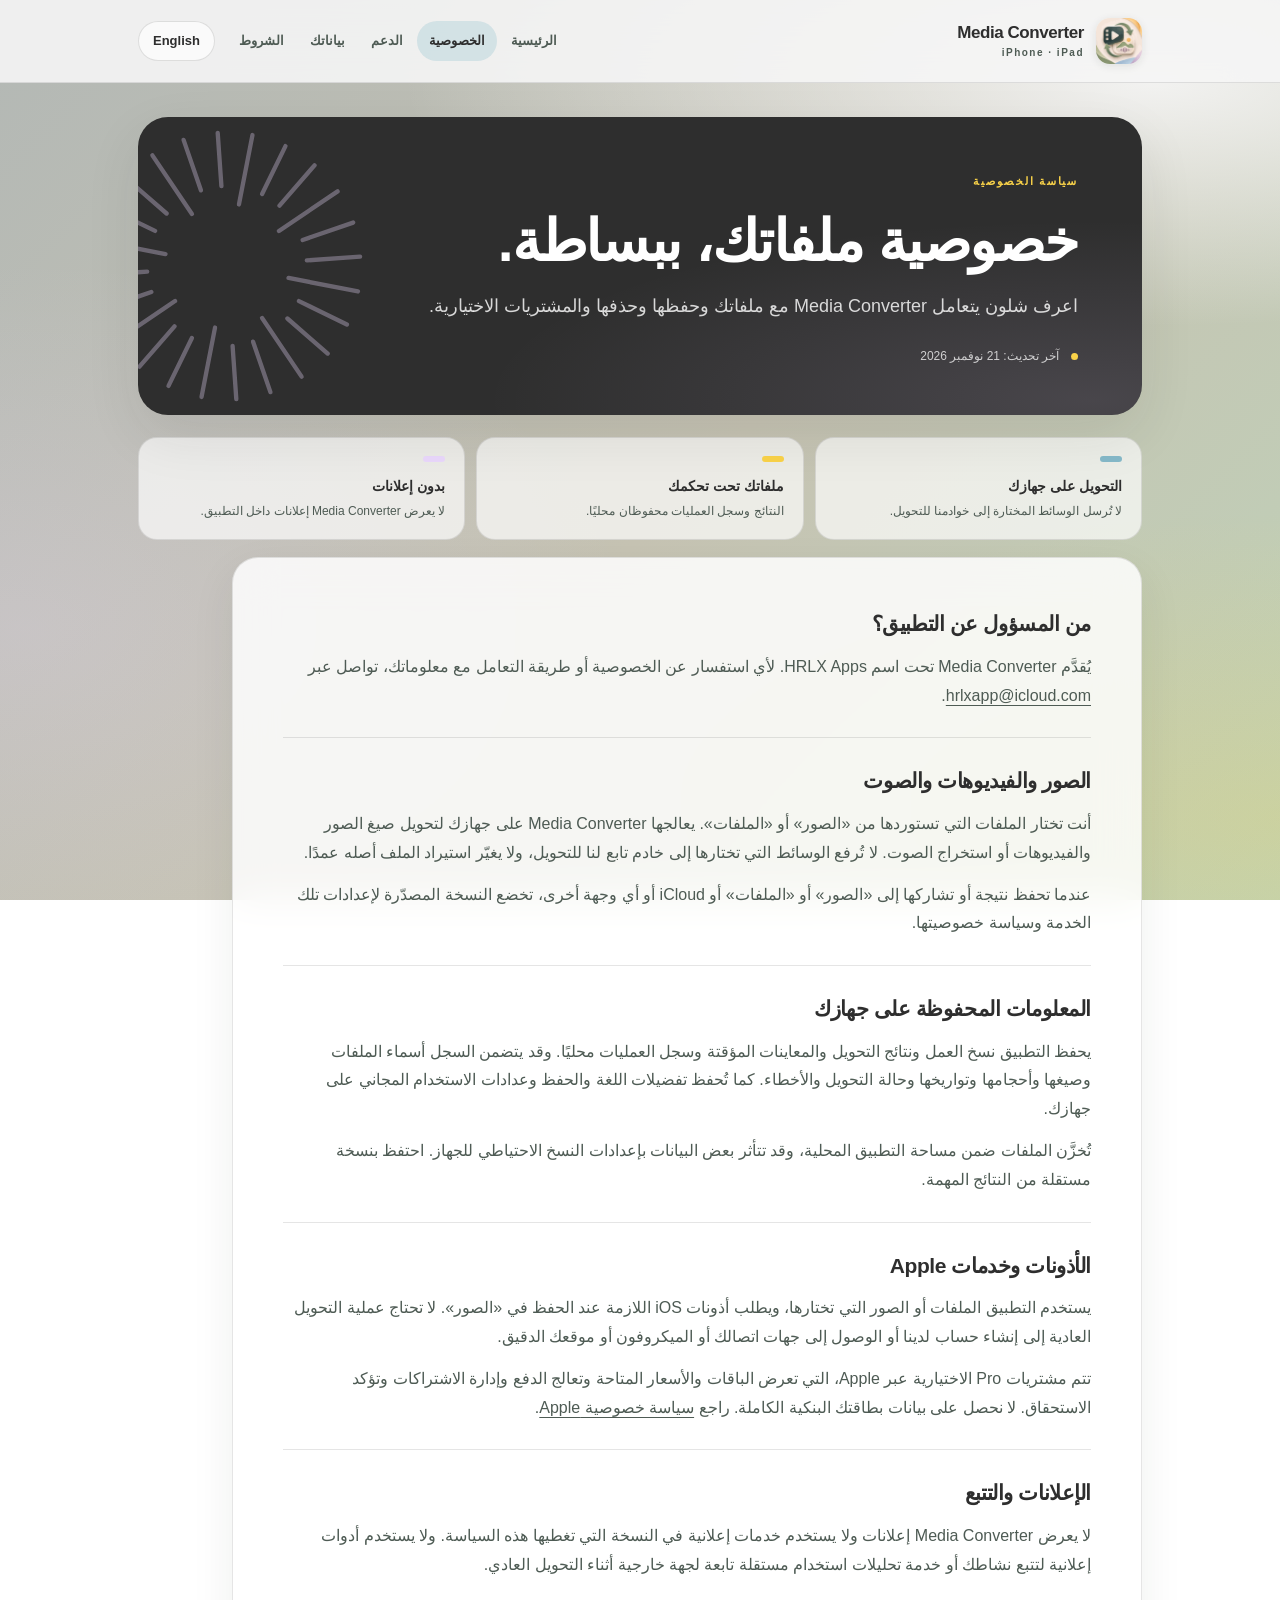
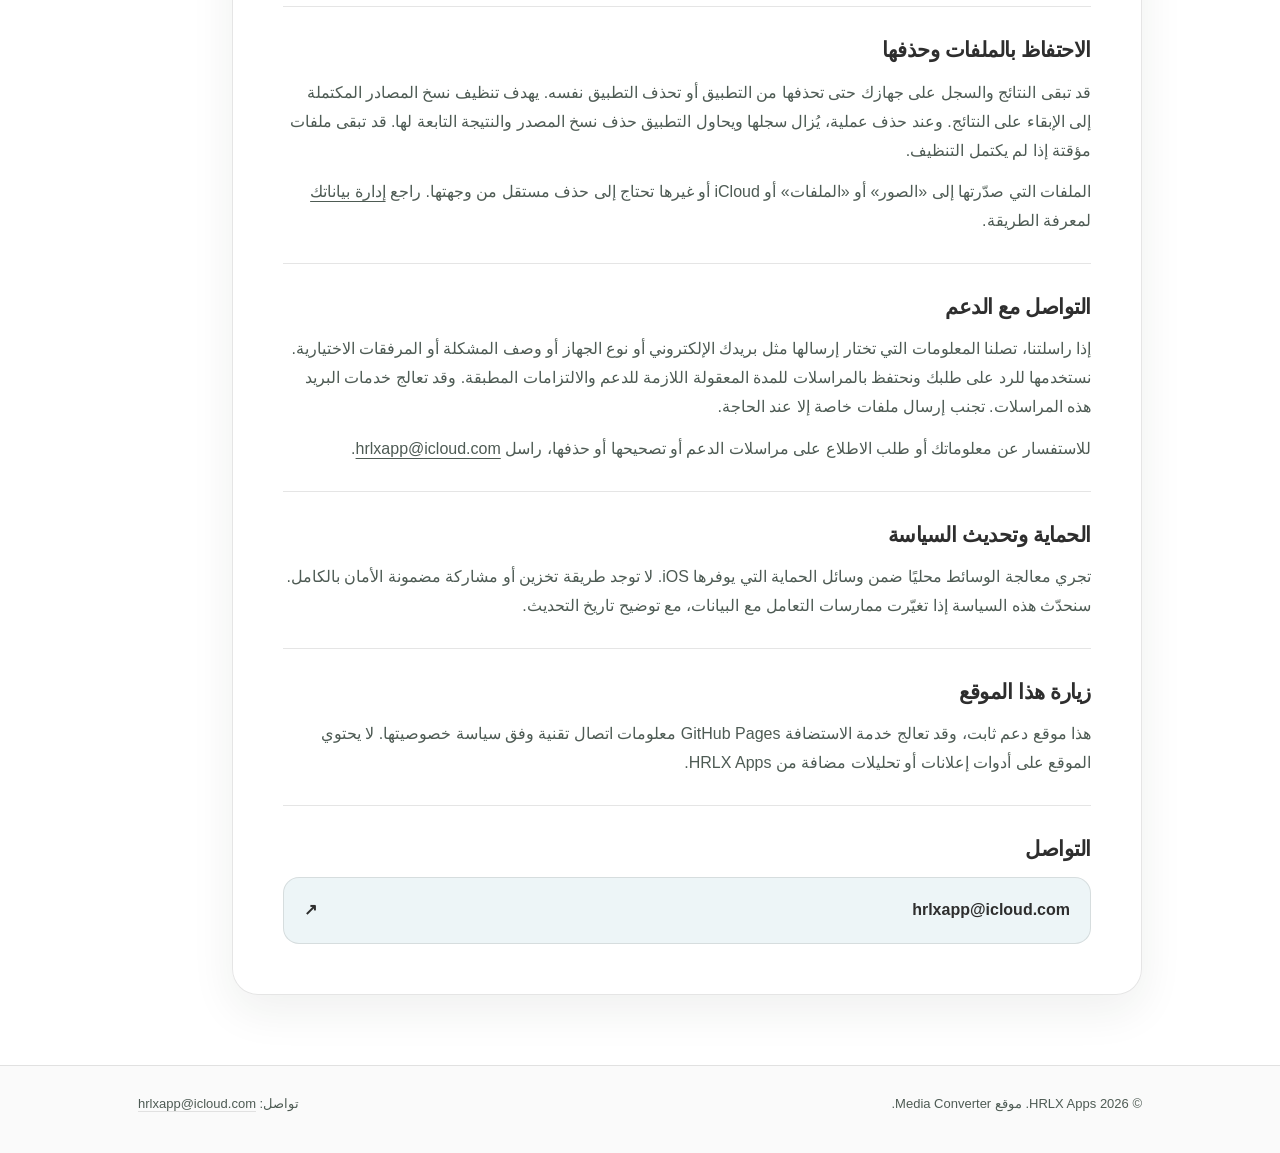
<file: ar/privacy.html>
<!doctype html>
<html lang="ar" dir="rtl">
<head>
<meta charset="utf-8">
<meta name="viewport" content="width=device-width, initial-scale=1">
<meta name="color-scheme" content="light dark">
<meta name="description" content="هذه التفاصيل الفعلية لطريقة تعامل Media Converter مع ملفاتك والسجل والأذونات والمشتريات.">
<meta name="theme-color" content="#b3b8b5">
<title>سياسة الخصوصية | Media Converter</title>
<link rel="stylesheet" href="../style.css">
<link rel="alternate" hreflang="en" href="../privacy.html">
<link rel="icon" type="image/png" href="../assets/favicon.png">
</head>
<body dir="rtl">
<a class="mini" href="#main" style="position:absolute;top:-100px" onfocus="this.style.top='4px'" onblur="this.style.top='-100px'">تخطَّ إلى المحتوى</a>
<header class="site-header"><div class="shell top">
<a class="brand" href="index.html" aria-label="الصفحة الرئيسية"><span class="brand-icon" aria-hidden="true"><img src="../assets/media-converter-icon.png" width="46" height="46" alt=""></span><span class="brand-word"><strong>Media Converter</strong><small>iPhone · iPad</small></span></a>
<div class="header-actions"><nav class="nav" aria-label="القائمة الرئيسية"><a href="index.html">الرئيسية</a><a href="privacy.html" aria-current="page">الخصوصية</a><a href="support.html">الدعم</a><a href="data.html">بياناتك</a><a href="terms.html">الشروط</a></nav><a class="language" href="../privacy.html" lang="en" hreflang="en">English</a></div>
</div></header>
<main class="shell" id="main">
<div class="hero"><span class="eyebrow">سياسة الخصوصية</span><h1 class="title">خصوصية ملفاتك، ببساطة.</h1><p class="lead">اعرف شلون يتعامل Media Converter مع ملفاتك وحفظها وحذفها والمشتريات الاختيارية.</p><div class="date"><span class="dot"></span> آخر تحديث: 21 نوفمبر 2026</div></div>
<div class="privacy-highlights" aria-label="ملخص الخصوصية"><div class="highlight-item"><strong>التحويل على جهازك</strong><p>لا تُرسل الوسائط المختارة إلى خوادمنا للتحويل.</p></div><div class="highlight-item"><strong>ملفاتك تحت تحكمك</strong><p>النتائج وسجل العمليات محفوظان محليًا.</p></div><div class="highlight-item"><strong>بدون إعلانات</strong><p>لا يعرض Media Converter إعلانات داخل التطبيق.</p></div></div>
<article class="legal">
<section><h2>من المسؤول عن التطبيق؟</h2><p>يُقدَّم Media Converter تحت اسم HRLX Apps. لأي استفسار عن الخصوصية أو طريقة التعامل مع معلوماتك، تواصل عبر <a href="mailto:hrlxapp@icloud.com">hrlxapp@icloud.com</a>.</p></section>
<section><h2>الصور والفيديوهات والصوت</h2><p>أنت تختار الملفات التي تستوردها من «الصور» أو «الملفات». يعالجها Media Converter على جهازك لتحويل صيغ الصور والفيديوهات أو استخراج الصوت. لا تُرفع الوسائط التي تختارها إلى خادم تابع لنا للتحويل، ولا يغيّر استيراد الملف أصله عمدًا.</p><p>عندما تحفظ نتيجة أو تشاركها إلى «الصور» أو «الملفات» أو iCloud أو أي وجهة أخرى، تخضع النسخة المصدّرة لإعدادات تلك الخدمة وسياسة خصوصيتها.</p></section>
<section><h2>المعلومات المحفوظة على جهازك</h2><p>يحفظ التطبيق نسخ العمل ونتائج التحويل والمعاينات المؤقتة وسجل العمليات محليًا. وقد يتضمن السجل أسماء الملفات وصيغها وأحجامها وتواريخها وحالة التحويل والأخطاء. كما تُحفظ تفضيلات اللغة والحفظ وعدادات الاستخدام المجاني على جهازك.</p><p>تُخزَّن الملفات ضمن مساحة التطبيق المحلية، وقد تتأثر بعض البيانات بإعدادات النسخ الاحتياطي للجهاز. احتفظ بنسخة مستقلة من النتائج المهمة.</p></section>
<section><h2>الأذونات وخدمات Apple</h2><p>يستخدم التطبيق الملفات أو الصور التي تختارها، ويطلب أذونات iOS اللازمة عند الحفظ في «الصور». لا تحتاج عملية التحويل العادية إلى إنشاء حساب لدينا أو الوصول إلى جهات اتصالك أو الميكروفون أو موقعك الدقيق.</p><p>تتم مشتريات Pro الاختيارية عبر Apple، التي تعرض الباقات والأسعار المتاحة وتعالج الدفع وإدارة الاشتراكات وتؤكد الاستحقاق. لا نحصل على بيانات بطاقتك البنكية الكاملة. راجع <a href="https://www.apple.com/legal/privacy/" rel="noopener noreferrer">سياسة خصوصية Apple</a>.</p></section>
<section><h2>الإعلانات والتتبع</h2><p>لا يعرض Media Converter إعلانات ولا يستخدم خدمات إعلانية في النسخة التي تغطيها هذه السياسة. ولا يستخدم أدوات إعلانية لتتبع نشاطك أو خدمة تحليلات استخدام مستقلة تابعة لجهة خارجية أثناء التحويل العادي.</p></section>
<section><h2>الاحتفاظ بالملفات وحذفها</h2><p>قد تبقى النتائج والسجل على جهازك حتى تحذفها من التطبيق أو تحذف التطبيق نفسه. يهدف تنظيف نسخ المصادر المكتملة إلى الإبقاء على النتائج. وعند حذف عملية، يُزال سجلها ويحاول التطبيق حذف نسخ المصدر والنتيجة التابعة لها. قد تبقى ملفات مؤقتة إذا لم يكتمل التنظيف.</p><p>الملفات التي صدّرتها إلى «الصور» أو «الملفات» أو iCloud أو غيرها تحتاج إلى حذف مستقل من وجهتها. راجع <a href="data.html">إدارة بياناتك</a> لمعرفة الطريقة.</p></section>
<section><h2>التواصل مع الدعم</h2><p>إذا راسلتنا، تصلنا المعلومات التي تختار إرسالها مثل بريدك الإلكتروني أو نوع الجهاز أو وصف المشكلة أو المرفقات الاختيارية. نستخدمها للرد على طلبك ونحتفظ بالمراسلات للمدة المعقولة اللازمة للدعم والالتزامات المطبقة. وقد تعالج خدمات البريد هذه المراسلات. تجنب إرسال ملفات خاصة إلا عند الحاجة.</p><p>للاستفسار عن معلوماتك أو طلب الاطلاع على مراسلات الدعم أو تصحيحها أو حذفها، راسل <a href="mailto:hrlxapp@icloud.com">hrlxapp@icloud.com</a>.</p></section>
<section><h2>الحماية وتحديث السياسة</h2><p>تجري معالجة الوسائط محليًا ضمن وسائل الحماية التي يوفرها iOS. لا توجد طريقة تخزين أو مشاركة مضمونة الأمان بالكامل. سنحدّث هذه السياسة إذا تغيّرت ممارسات التعامل مع البيانات، مع توضيح تاريخ التحديث.</p></section>
<section><h2>زيارة هذا الموقع</h2><p>هذا موقع دعم ثابت، وقد تعالج خدمة الاستضافة GitHub Pages معلومات اتصال تقنية وفق سياسة خصوصيتها. لا يحتوي الموقع على أدوات إعلانات أو تحليلات مضافة من HRLX Apps.</p></section>
<section><h2>التواصل</h2><a class="support-link" href="mailto:hrlxapp@icloud.com"><span>hrlxapp@icloud.com</span><span aria-hidden="true">↗</span></a></section>
</article>
</main>
<footer class="foot"><div class="shell foot-row"><span>© 2026 HRLX Apps. موقع Media Converter.</span><span>تواصل: <a href="mailto:hrlxapp@icloud.com">hrlxapp@icloud.com</a></span></div></footer>
</body></html>
</file>
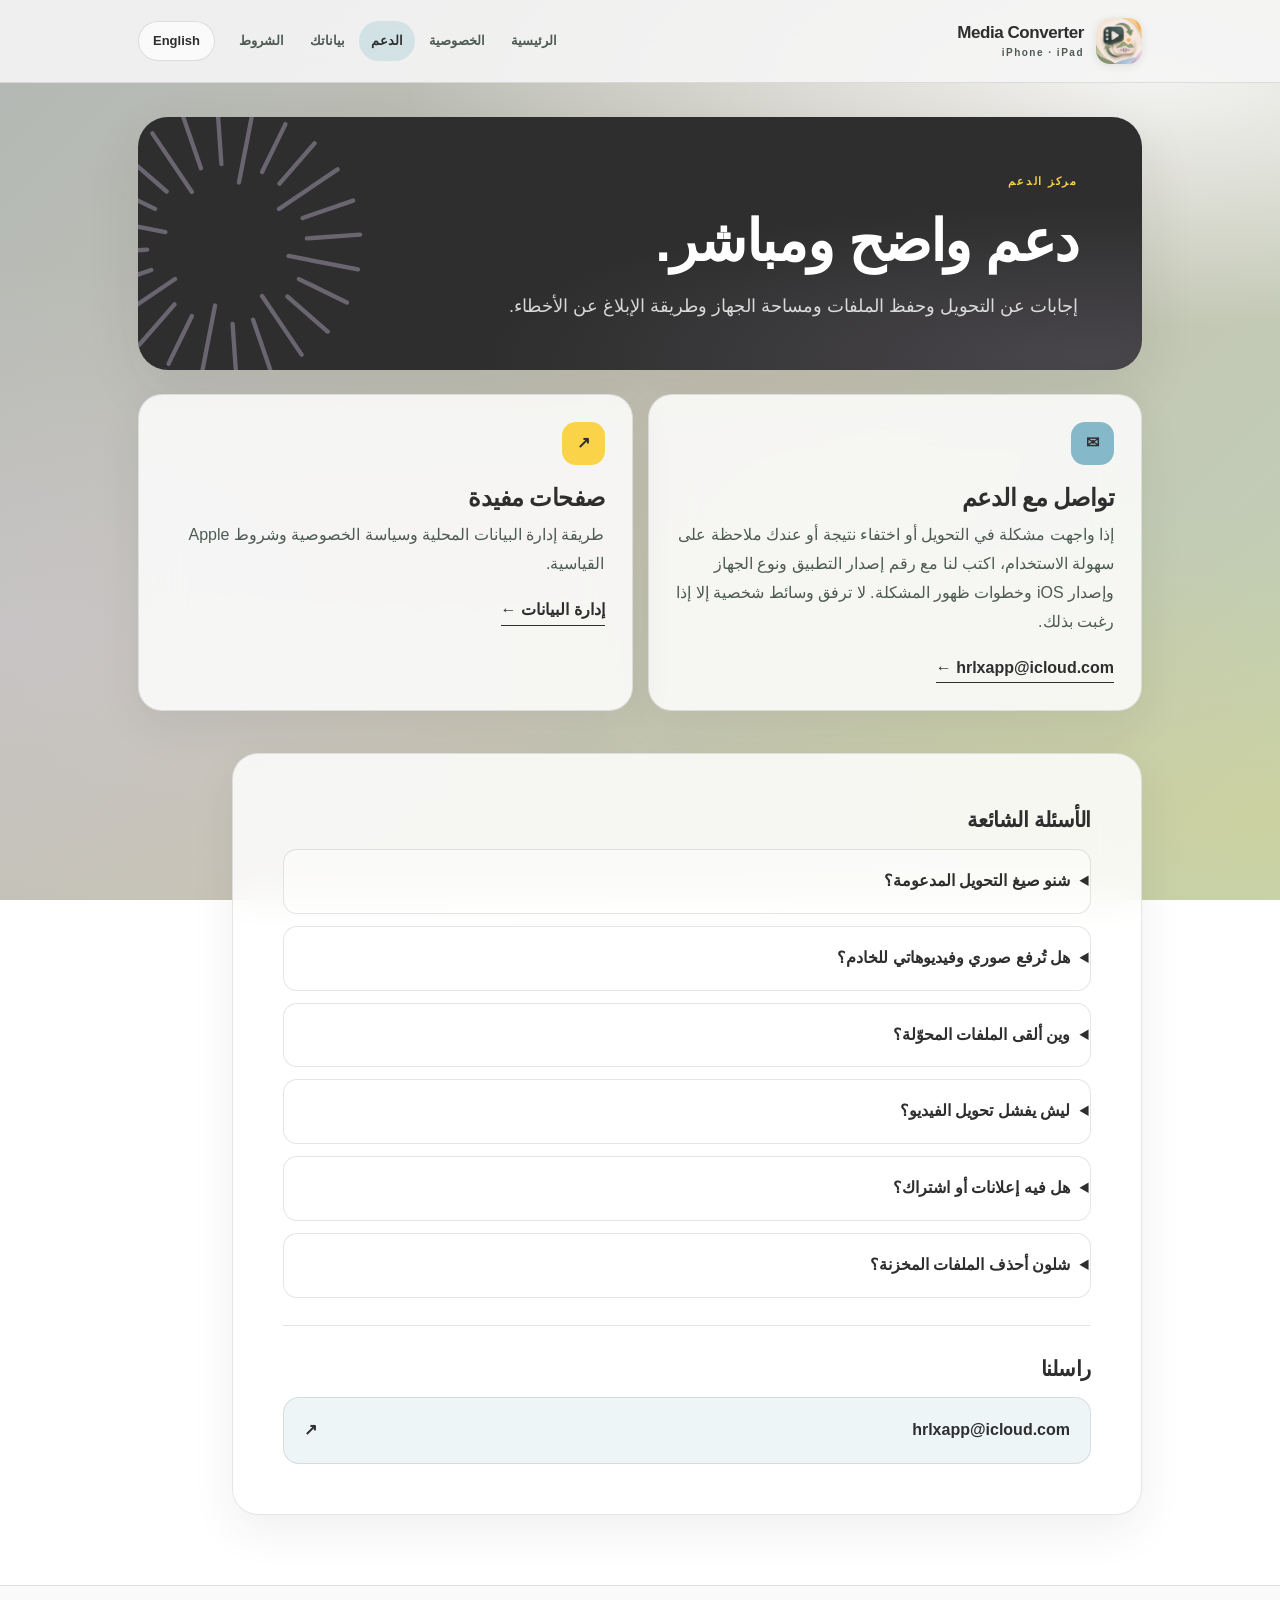
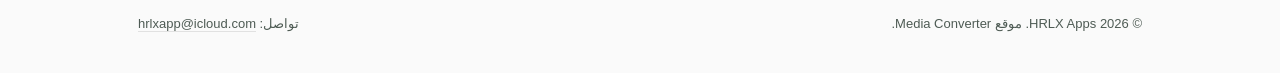
<file: ar/support.html>
<!doctype html>
<html lang="ar" dir="rtl">
<head>
<meta charset="utf-8">
<meta name="viewport" content="width=device-width, initial-scale=1">
<meta name="color-scheme" content="light dark">
<meta name="description" content="إجابات عن التحويل وحفظ الملفات ومساحة الجهاز وطريقة الإبلاغ عن الأخطاء.">
<meta name="theme-color" content="#b3b8b5">
<title>مركز الدعم | Media Converter</title>
<link rel="stylesheet" href="../style.css">
<link rel="alternate" hreflang="en" href="../support.html">
<link rel="icon" type="image/png" href="../assets/favicon.png">
</head>
<body dir="rtl">
<a class="mini" href="#main" style="position:absolute;top:-100px" onfocus="this.style.top='4px'" onblur="this.style.top='-100px'">تخطَّ إلى المحتوى</a>
<header class="site-header"><div class="shell top">
<a class="brand" href="index.html" aria-label="الصفحة الرئيسية"><span class="brand-icon" aria-hidden="true"><img src="../assets/media-converter-icon.png" width="46" height="46" alt=""></span><span class="brand-word"><strong>Media Converter</strong><small>iPhone · iPad</small></span></a>
<div class="header-actions"><nav class="nav" aria-label="القائمة الرئيسية"><a href="index.html">الرئيسية</a><a href="privacy.html">الخصوصية</a><a href="support.html" aria-current="page">الدعم</a><a href="data.html">بياناتك</a><a href="terms.html">الشروط</a></nav><a class="language" href="../support.html" lang="en" hreflang="en">English</a></div>
</div></header>
<main class="shell" id="main">
<div class="hero"><span class="eyebrow">مركز الدعم</span><h1 class="title">دعم واضح ومباشر.</h1><p class="lead">إجابات عن التحويل وحفظ الملفات ومساحة الجهاز وطريقة الإبلاغ عن الأخطاء.</p></div>
<div class="grid"><article class="card"><span class="token">✉</span><h2>تواصل مع الدعم</h2><p>إذا واجهت مشكلة في التحويل أو اختفاء نتيجة أو عندك ملاحظة على سهولة الاستخدام، اكتب لنا مع رقم إصدار التطبيق ونوع الجهاز وإصدار iOS وخطوات ظهور المشكلة. لا ترفق وسائط شخصية إلا إذا رغبت بذلك.</p><a class="more" href="mailto:hrlxapp@icloud.com?subject=Media%20Converter%20Support">hrlxapp@icloud.com ←</a></article><article class="card"><span class="token">↗</span><h2>صفحات مفيدة</h2><p>طريقة إدارة البيانات المحلية وسياسة الخصوصية وشروط Apple القياسية.</p><a class="more" href="data.html">إدارة البيانات ←</a></article></div>
<article class="legal"><section><h2>الأسئلة الشائعة</h2>
<details><summary>شنو صيغ التحويل المدعومة؟</summary><p>تشمل الصور JPEG وPNG وHEIC، والفيديو MP4 وMOV حسب دعم الجهاز، واستخراج الصوت بصيغة M4A/AAC إذا احتوى المصدر على مسار صوت متوافق. تعتمد النتيجة على الترميز وإمكانات iOS.</p></details>
<details><summary>هل تُرفع صوري وفيديوهاتي للخادم؟</summary><p>لا. تعتمد النسخة الحالية على معالجة الملفات التي تختارها محليًا، ولا ترسلها إلى خادم تابع لـ HRLX Apps. أنت تختار حفظ النتيجة أو مشاركتها.</p></details>
<details><summary>وين ألقى الملفات المحوّلة؟</summary><p>تبقى النتائج المكتملة داخل التطبيق إلى أن تحذفها. افتح النتائج أو السجل، واضغط النتيجة للمعاينة أو استخدم الحفظ والمشاركة. الملفات المصدّرة إلى «الصور» و«الملفات» تُدار من هناك.</p></details>
<details><summary>ليش يفشل تحويل الفيديو؟</summary><p>قد لا يكون الملف أو ترميزه مدعومًا، أو قد تحتاج مساحة تخزين أكبر، أو ما يحتوي الفيديو على صوت متوافق. جرّب ملفًا أقصر وتأكد من المساحة ورسالة الخطأ.</p></details>
<details><summary>هل فيه إعلانات أو اشتراك؟</summary><p>التطبيق ما يعرض إعلانات. تقدر تستخدم حصة التحويل المجانية اليومية أو تختار Pro لمزايا إضافية. قد تتوفر باقات شهرية وسنوية وشراء مدى الحياة عبر Apple؛ وتظهر الباقات المتاحة وأسعارها وشروط التجديد داخل التطبيق قبل الشراء.</p></details>
<details><summary>شلون أحذف الملفات المخزنة؟</summary><p>راجع <a href="data.html">صفحة إدارة بياناتك</a>. تنظيف نسخ المصادر المكتملة يختلف عن حذف النتيجة. الملفات المصدّرة إلى «الصور» أو «الملفات» لا يحذفها التطبيق عند مسح السجل.</p></details>
</section><section><h2>راسلنا</h2><a class="support-link" href="mailto:hrlxapp@icloud.com?subject=Media%20Converter%20Support"><span>hrlxapp@icloud.com</span><span aria-hidden="true">↗</span></a></section></article>
</main>
<footer class="foot"><div class="shell foot-row"><span>© 2026 HRLX Apps. موقع Media Converter.</span><span>تواصل: <a href="mailto:hrlxapp@icloud.com">hrlxapp@icloud.com</a></span></div></footer>
</body></html>
</file>
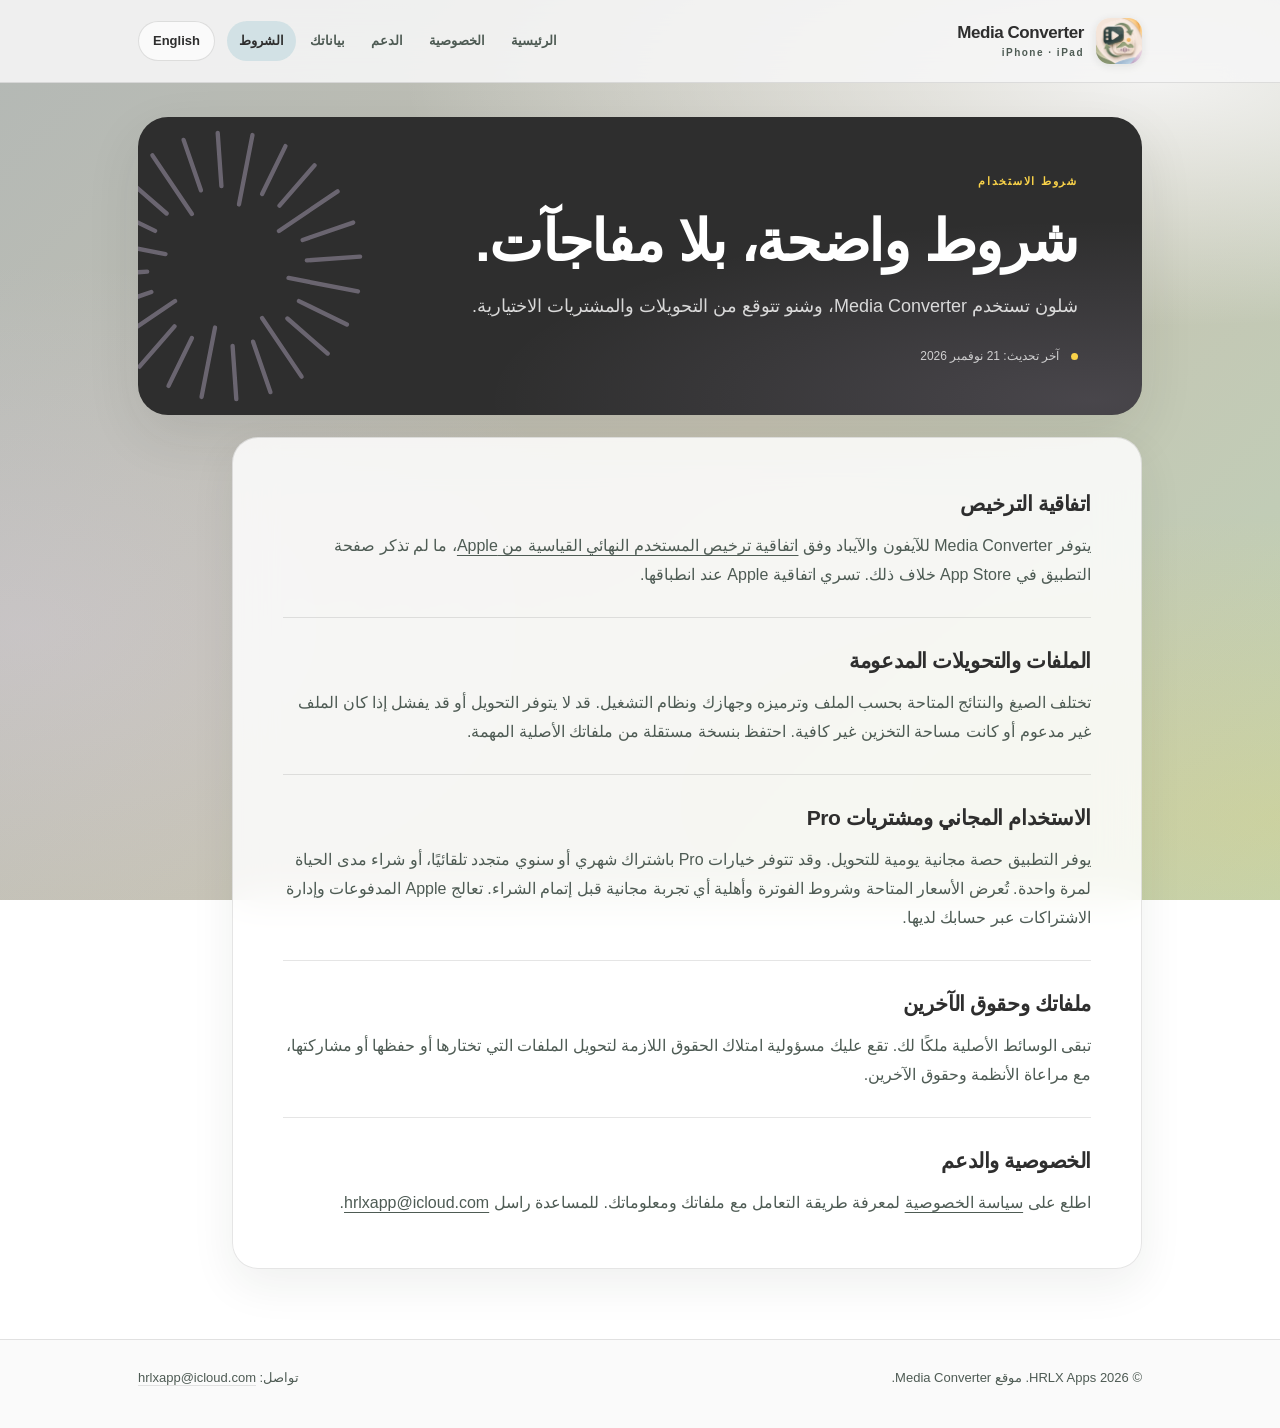
<file: ar/terms.html>
<!doctype html>
<html lang="ar" dir="rtl">
<head>
<meta charset="utf-8">
<meta name="viewport" content="width=device-width, initial-scale=1">
<meta name="color-scheme" content="light dark">
<meta name="description" content="شروط استخدام التطبيق وتوافق الملفات وخيارات Pro.">
<meta name="theme-color" content="#b3b8b5">
<title>شروط الاستخدام | Media Converter</title>
<link rel="stylesheet" href="../style.css">
<link rel="alternate" hreflang="en" href="../terms.html">
<link rel="icon" type="image/png" href="../assets/favicon.png">
</head>
<body dir="rtl">
<a class="mini" href="#main" style="position:absolute;top:-100px" onfocus="this.style.top='4px'" onblur="this.style.top='-100px'">تخطَّ إلى المحتوى</a>
<header class="site-header"><div class="shell top">
<a class="brand" href="index.html" aria-label="الصفحة الرئيسية"><span class="brand-icon" aria-hidden="true"><img src="../assets/media-converter-icon.png" width="46" height="46" alt=""></span><span class="brand-word"><strong>Media Converter</strong><small>iPhone · iPad</small></span></a>
<div class="header-actions"><nav class="nav" aria-label="القائمة الرئيسية"><a href="index.html">الرئيسية</a><a href="privacy.html">الخصوصية</a><a href="support.html">الدعم</a><a href="data.html">بياناتك</a><a href="terms.html" aria-current="page">الشروط</a></nav><a class="language" href="../terms.html" lang="en" hreflang="en">English</a></div>
</div></header>
<main class="shell" id="main">
<div class="hero"><span class="eyebrow">شروط الاستخدام</span><h1 class="title">شروط واضحة، بلا مفاجآت.</h1><p class="lead">شلون تستخدم Media Converter، وشنو تتوقع من التحويلات والمشتريات الاختيارية.</p><div class="date"><span class="dot"></span> آخر تحديث: 21 نوفمبر 2026</div></div></div>
<article class="legal">
<section><h2>اتفاقية الترخيص</h2><p>يتوفر Media Converter للآيفون والآيباد وفق <a href="https://www.apple.com/legal/internet-services/itunes/dev/stdeula/" rel="noopener noreferrer">اتفاقية ترخيص المستخدم النهائي القياسية من Apple</a>، ما لم تذكر صفحة التطبيق في App Store خلاف ذلك. تسري اتفاقية Apple عند انطباقها.</p></section>
<section><h2>الملفات والتحويلات المدعومة</h2><p>تختلف الصيغ والنتائج المتاحة بحسب الملف وترميزه وجهازك ونظام التشغيل. قد لا يتوفر التحويل أو قد يفشل إذا كان الملف غير مدعوم أو كانت مساحة التخزين غير كافية. احتفظ بنسخة مستقلة من ملفاتك الأصلية المهمة.</p></section>
<section><h2>الاستخدام المجاني ومشتريات Pro</h2><p>يوفر التطبيق حصة مجانية يومية للتحويل. وقد تتوفر خيارات Pro باشتراك شهري أو سنوي متجدد تلقائيًا، أو شراء مدى الحياة لمرة واحدة. تُعرض الأسعار المتاحة وشروط الفوترة وأهلية أي تجربة مجانية قبل إتمام الشراء. تعالج Apple المدفوعات وإدارة الاشتراكات عبر حسابك لديها.</p></section>
<section><h2>ملفاتك وحقوق الآخرين</h2><p>تبقى الوسائط الأصلية ملكًا لك. تقع عليك مسؤولية امتلاك الحقوق اللازمة لتحويل الملفات التي تختارها أو حفظها أو مشاركتها، مع مراعاة الأنظمة وحقوق الآخرين.</p></section>
<section><h2>الخصوصية والدعم</h2><p>اطلع على <a href="privacy.html">سياسة الخصوصية</a> لمعرفة طريقة التعامل مع ملفاتك ومعلوماتك. للمساعدة راسل <a href="mailto:hrlxapp@icloud.com">hrlxapp@icloud.com</a>.</p></section>
</article>
</main>
<footer class="foot"><div class="shell foot-row"><span>© 2026 HRLX Apps. موقع Media Converter.</span><span>تواصل: <a href="mailto:hrlxapp@icloud.com">hrlxapp@icloud.com</a></span></div></footer>
</body></html>
</file>
<file: style.css>
/* Media Converter · FormatFlow identity, derived from v0.4.8 native UrbanistTone and NF03UrbanistPalette. */
:root {
  color-scheme: light dark;
  --fog-a:#b3b8b5;--fog-b:#c6c3b3;--fog-c:#bed2b8;
  --ink:#2e2e2e;--muted:#4e5b54;--blue:#85b9c9;--honey:#fad349;
  --lilac:#ead8fc;--porcelain:#f6f6f6;--paper:rgba(255,255,255,.84);
  --bg:#c5c9c0;--edge:rgba(46,46,46,.12);--shadow:0 16px 45px rgba(32,37,33,.07);
}
*{box-sizing:border-box}
html{scroll-behavior:smooth}
body{margin:0;min-height:100vh;color:var(--ink);font-family:-apple-system,BlinkMacSystemFont,"SF Pro Display","Segoe UI",Arial,sans-serif;font-size:16px;line-height:1.8;background:radial-gradient(ellipse 75% 35% at 90% 9%,rgba(246,246,246,.92),transparent 78%),radial-gradient(ellipse 64% 55% at 2% 70%,rgba(234,216,252,.24),transparent 75%),radial-gradient(ellipse 75% 45% at 100% 91%,rgba(250,211,73,.21),transparent 76%),linear-gradient(135deg,var(--fog-a),var(--fog-b) 54%,var(--fog-c));background-attachment:fixed}
body[dir=rtl]{font-family:"Alexandria","IBM Plex Sans Arabic",-apple-system,BlinkMacSystemFont,"Geeza Pro",Tahoma,Arial,sans-serif}
a{color:inherit;text-underline-offset:4px}
a:hover{color:#1c606f}
a:focus-visible,summary:focus-visible{outline:3px solid #36798c;outline-offset:4px;border-radius:7px}
.shell{max-width:1060px;margin-inline:auto;padding-inline:28px}
.site-header{position:relative;background:rgba(246,246,246,.9);border-bottom:1px solid var(--edge);backdrop-filter:blur(24px);-webkit-backdrop-filter:blur(24px)}
.top{min-height:82px;display:flex;align-items:center;justify-content:space-between;gap:22px;padding-block:14px}
.brand{display:inline-flex;align-items:center;gap:12px;text-decoration:none;flex-shrink:0}
.brand-icon{width:46px;height:46px;border-radius:14px;display:grid;place-items:center;overflow:hidden;background:var(--porcelain);box-shadow:0 2px 9px rgba(32,37,33,.10)}
.brand-icon img{display:block;width:100%;height:100%;object-fit:cover}
.brand-word{display:flex;flex-direction:column;line-height:1.24}
.brand-word strong{font-size:17px;letter-spacing:-.025em;color:var(--ink)}
.brand-word small{font-size:10px;font-weight:750;letter-spacing:.15em;color:var(--muted);margin-top:4px}
.header-actions{display:flex;gap:12px;align-items:center;min-width:0}
.nav{display:flex;align-items:center;gap:2px;flex-wrap:wrap}
.nav a{font-size:13px;font-weight:650;text-decoration:none;color:var(--muted);border-radius:999px;padding:8px 12px;white-space:nowrap}
.nav a:hover,.nav a[aria-current=page]{color:var(--ink);background:rgba(133,185,201,.28)}
.language{display:inline-flex;align-items:center;justify-content:center;padding:7px 14px;border:1px solid rgba(46,46,46,.14);border-radius:999px;text-decoration:none;background:rgba(255,255,255,.7);font-weight:700;font-size:13px;white-space:nowrap}
.hero{position:relative;isolation:isolate;overflow:hidden;padding:49px clamp(25px,5.7vw,64px) 47px;background:#2e2e2e;border-radius:30px;margin:34px 0 22px;color:#fff;box-shadow:0 20px 55px rgba(32,37,33,.09)}
.hero:before{content:"";position:absolute;z-index:-1;inset:0;background:radial-gradient(ellipse at 95% 95%,rgba(234,216,252,.14),transparent 45%)}
.hero:after{content:"";position:absolute;right:-56px;top:50%;transform:translateY(-50%) rotate(11deg);width:clamp(170px,28vw,290px);height:clamp(170px,28vw,290px);background:url("assets/urbanist-bloom.svg") center/contain no-repeat;opacity:.32;pointer-events:none}
body[dir=rtl] .hero:after{right:auto;left:-56px}
.hero>*{position:relative;z-index:1}
.eyebrow{font-size:11px;letter-spacing:.16em;color:var(--honey);font-weight:700;text-transform:uppercase}
.title{margin:13px 0 15px;font-size:clamp(35px,5.5vw,57px);line-height:1.16;letter-spacing:-.045em;max-width:760px;font-weight:760}
body[dir=rtl] .title{letter-spacing:-.025em}
.lead{font-size:clamp(15px,1.8vw,18px);line-height:1.9;max-width:750px;margin:0;color:rgba(255,255,255,.81)}
.date{display:flex;gap:12px;align-items:center;flex-wrap:wrap;margin-top:23px;color:rgba(255,255,255,.75);font-size:12px}
.date .dot{display:inline-block;width:7px;height:7px;border-radius:50%;background:var(--honey)}
.status{font-size:11px;font-weight:700;border:1px solid rgba(255,255,255,.2);padding:5px 12px;border-radius:999px;background:rgba(255,255,255,.09)}
.grid{display:grid;grid-template-columns:repeat(2,minmax(0,1fr));gap:15px;margin:24px 0 42px}
.card,.legal,.note{background:var(--paper);border:1px solid var(--edge);backdrop-filter:blur(20px);-webkit-backdrop-filter:blur(20px);box-shadow:var(--shadow)}
.card{border-radius:24px;padding:27px}
.card h2,.card h3{margin:0 0 7px;line-height:1.35;letter-spacing:-.025em}
.card p{margin:0;color:var(--muted)}
.card .token{display:inline-grid;place-items:center;width:43px;height:43px;border-radius:14px;background:var(--blue);color:var(--ink);font-weight:750;margin-bottom:17px}
.card:nth-child(2) .token{background:var(--honey)}
.card:nth-child(3) .token{background:var(--lilac)}
.card:nth-child(4) .token{background:var(--blue)}
.card a.more{display:inline-block;margin-top:17px;font-weight:750;text-decoration:none;border-bottom:1px solid currentColor}
.privacy-highlights{display:grid;grid-template-columns:repeat(3,minmax(0,1fr));gap:11px;margin:0 0 17px}
.privacy-highlights .highlight-item{background:rgba(255,255,255,.67);border:1px solid var(--edge);border-radius:19px;padding:18px 19px;min-width:0}
.privacy-highlights .highlight-item strong{display:block;font-size:14px;color:var(--ink);line-height:1.45}
.privacy-highlights .highlight-item p{font-size:12px;line-height:1.7;margin:5px 0 0;color:var(--muted)}
.privacy-highlights .highlight-item:before{content:"";display:block;width:22px;height:6px;border-radius:6px;background:var(--blue);margin-bottom:14px}
.privacy-highlights .highlight-item:nth-child(2):before{background:var(--honey)}
.privacy-highlights .highlight-item:nth-child(3):before{background:var(--lilac)}
.legal{max-width:910px;border-radius:26px;padding:clamp(24px,5vw,50px);margin-bottom:70px}
.legal section+section{border-top:1px solid var(--edge);margin-top:27px;padding-top:27px}
.legal h2{font-size:21px;line-height:1.5;letter-spacing:-.02em;margin:0 0 13px}
.legal h3{font-size:17px;margin:20px 0 6px}
.legal p,.legal ul{color:var(--muted);margin:0 0 13px}
.legal p:last-child{margin-bottom:0}
.legal ul{padding-inline-start:22px}
.legal li{margin-bottom:8px}
.accent{background:var(--honey);color:#2e2e2e;border-radius:8px;padding:2px 8px;box-decoration-break:clone}
.notice{border-inline-start:4px solid var(--blue);background:rgba(133,185,201,.12);padding:15px 19px;border-radius:9px;color:var(--muted);margin:18px 0}
.note-list{display:grid;grid-template-columns:repeat(3,minmax(0,1fr));gap:12px;margin:25px 0 34px}
.note{padding:19px;border-radius:19px}
.note strong{font-size:15px;display:block;line-height:1.45}
.note span{font-size:13px;color:var(--muted);display:block;margin-top:5px}
.support-link{display:flex;gap:13px;align-items:center;justify-content:space-between;text-decoration:none;padding:18px 20px;border:1px solid var(--edge);border-radius:16px;background:rgba(133,185,201,.15);font-weight:750;overflow-wrap:anywhere}
details{border:1px solid var(--edge);border-radius:14px;margin:12px 0;padding:0 20px;background:rgba(255,255,255,.45)}
summary{cursor:pointer;padding:17px 0;font-weight:750;list-style-position:outside}
details p{padding-bottom:16px}
.foot{border-top:1px solid var(--edge);padding:26px 0 38px;background:rgba(246,246,246,.55);color:var(--muted);font-size:13px}
.foot-row{display:flex;justify-content:space-between;align-items:center;gap:14px;flex-wrap:wrap}
.foot a{text-decoration:none;border-bottom:1px solid var(--edge)}
.mini{font-size:12px;color:var(--muted)}
.mono{font-family:ui-monospace,SFMono-Regular,Menlo,monospace}
@media(max-width:860px){.top{align-items:flex-start;flex-wrap:wrap}.header-actions{flex-basis:100%;justify-content:space-between}.nav{flex-wrap:nowrap;overflow-x:auto;max-width:100%}.nav a{padding:7px 10px}.hero{margin-top:24px}.privacy-highlights{grid-template-columns:1fr 1fr}}
@media(max-width:600px){.shell{padding-inline:16px}.hero{padding:32px 25px;margin-top:18px;border-radius:27px}.hero:after{width:190px;height:190px;opacity:.18;right:-90px}body[dir=rtl] .hero:after{left:-90px;right:auto}.title{font-size:36px}.grid{grid-template-columns:1fr}.privacy-highlights{grid-template-columns:1fr}.privacy-highlights .highlight-item{padding:13px 16px}.privacy-highlights .highlight-item:before{margin-bottom:8px}.legal{border-radius:24px;padding:25px;margin-bottom:38px}.card{padding:22px}.header-actions{gap:7px}.nav{scrollbar-width:none}.nav::-webkit-scrollbar{display:none}.nav a{font-size:12px}.language{padding:6px 10px}.date{line-height:1.5}}
@media(prefers-color-scheme:dark){:root{--bg:#1b2624;--paper:rgba(38,45,43,.93);--ink:#f2f4f0;--muted:#c8d0c9;--edge:rgba(255,255,255,.16);--shadow:0 12px 40px rgba(0,0,0,.08)}body{background:radial-gradient(ellipse at 80% 0%,rgba(133,185,201,.16),transparent 50%),radial-gradient(ellipse at 10% 90%,rgba(234,216,252,.08),transparent 52%),linear-gradient(130deg,#25332f,#202b29,#2a342b)}.site-header{background:rgba(34,42,39,.94)}.brand-icon{background:#fff}.language{background:rgba(255,255,255,.07)}.hero{background:#171d1c;border:1px solid var(--edge)}.card,.legal,.note{background:rgba(37,44,42,.91)}.privacy-highlights .highlight-item{background:rgba(37,44,42,.92)}.card .token{color:#2e2e2e}.card:nth-child(2) .token{color:#2e2e2e}details{background:rgba(255,255,255,.035)}.notice{background:rgba(133,185,201,.1)}.support-link{background:rgba(133,185,201,.13)}.foot{background:rgba(30,39,36,.6)}}
@media(prefers-reduced-motion:reduce){html{scroll-behavior:auto}}
</file>
